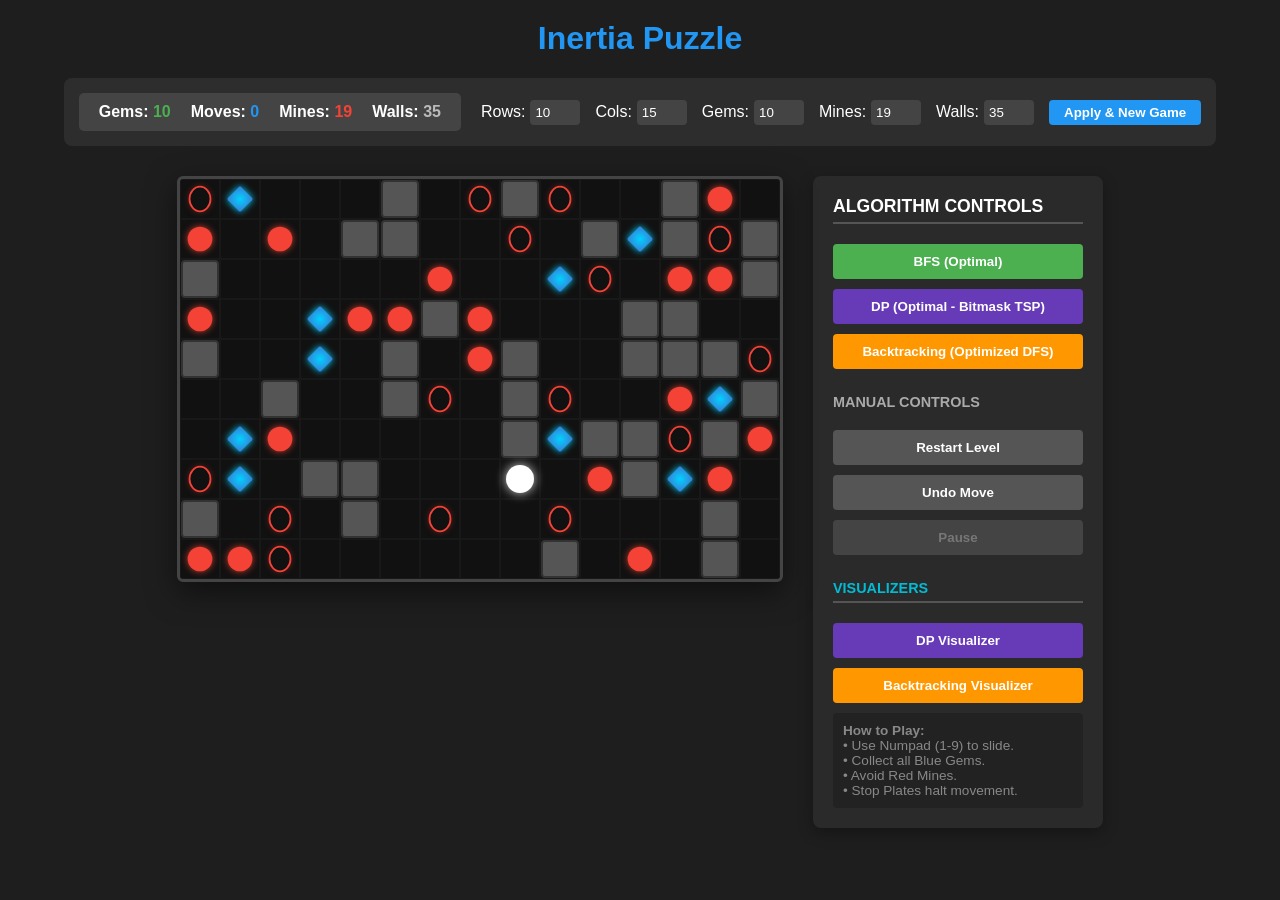
<file: InertiaGame/index.html>
<!DOCTYPE html>
<html lang="en">

<head>
    <meta charset="UTF-8">
    <title>Inertia Game</title>
    <link rel="stylesheet" href="style.css">
</head>

<body>
    <div class="app-container">
        <h1>Inertia Puzzle</h1>

        <div class="top-bar"
            style="display: flex; gap: 20px; align-items: center; background: #2d2d2d; padding: 15px; border-radius: 8px; margin-bottom: 20px; flex-wrap: wrap; justify-content: center;">

            <!-- Stats -->
            <div class="info-box"
                style="display: flex; gap: 20px; font-weight: bold; background: #444; padding: 10px 20px; border-radius: 5px;">
                <div>Gems: <span id="gemsDisplay" style="color: #4CAF50;">0</span></div>
                <div>Moves: <span id="movesDisplay" style="color: #2196F3;">0</span></div>
                <div>Mines: <span id="minesDisplay" style="color: #f44336;">0</span></div>
                <div>Walls: <span id="wallsDisplay" style="color: #bbb;">0</span></div>
            </div>

            <!-- Settings -->
            <div class="settings-box" style="display:flex; gap:15px; align-items: center;">
                <div style="display:flex; align-items: center; gap: 5px;">
                    <label>Rows:</label> <input id="inRows" type="number" min="5" max="20"
                        style="width:40px; padding: 5px; border-radius: 4px; border:none;">
                </div>
                <div style="display:flex; align-items: center; gap: 5px;">
                    <label>Cols:</label> <input id="inCols" type="number" min="5" max="30"
                        style="width:40px; padding: 5px; border-radius: 4px; border:none;">
                </div>
                <div style="display:flex; align-items: center; gap: 5px;">
                    <label>Gems:</label> <input id="inGems" type="number" min="1" max="50"
                        style="width:40px; padding: 5px; border-radius: 4px; border:none;">
                </div>
                <!-- Hidden advanced settings behind a summary detail or keep simple? Let's keep them visible but compact -->
                <div style="display:flex; align-items: center; gap: 5px;">
                    <label>Mines:</label> <input id="inMines" type="number" min="0" max="50"
                        style="width:40px; padding: 5px; border-radius: 4px; border:none;">
                </div>
                <div style="display:flex; align-items: center; gap: 5px;">
                    <label>Walls:</label> <input id="inWalls" type="number" min="0" max="100"
                        style="width:40px; padding: 5px; border-radius: 4px; border:none;">
                </div>
                <button onclick="startNewGame()" style="padding: 5px 15px; background: #2196f3;">Apply & New
                    Game</button>
            </div>
        </div>

        <div class="game-layout">
            <!-- Game Board -->
            <div id="gameContainer" class="game-container">
                <!-- Grid items will be added here by JS -->
                <div id="player" class="player"></div>

                <div id="overlay" class="overlay">
                    <h2 id="msg">Game Over</h2>
                    <button onclick="undoMove()">Undo</button>
                    <button onclick="restartLevel()">Try Again</button>
                    <button onclick="startNewGame()">New Game</button>
                </div>
            </div>

            <!-- Side Panel (Actions Only) -->
            <div class="panel" style="justify-content: flex-start;">

                <h3
                    style="margin: 0 0 10px 0; color: #fff; font-size: 1.1rem; text-transform: uppercase; border-bottom: 2px solid #555; padding-bottom: 5px;">
                    Algorithm Controls</h3>

                <button onclick="solveGame()" id="solveBtn" style="background-color: #4CAF50;">BFS (Optimal)</button>
                <button onclick="solveGameDP()" id="solveDpBtn" style="background-color: #673AB7;">DP (Optimal - Bitmask
                    TSP)</button>
                <button onclick="solveGameBacktracking()" id="solveBacktrackBtn"
                    style="background-color: #FF9800;">Backtracking (Optimized DFS)</button>
                <button onclick="solveGameDNC()" id="solveDncBtn"
                    style="background-color: #009688; display:none;">Divide & Conquer (Merge+Quick Sort)</button>
                <button onclick="solveGameSorted()" id="solveSortedBtn"
                    style="background-color: #f44336; display:none;">Greedy (Quick Sort)</button>

                <h3 style="margin: 15px 0 10px 0; color: #aaa; font-size: 0.9rem; text-transform: uppercase;">Manual
                    Controls</h3>
                <button onclick="restartLevel()">Restart Level</button>
                <button onclick="undoMove()">Undo Move</button>
                <button onclick="togglePause()" id="pauseBtn" disabled>Pause</button>

                <h3
                    style="margin: 15px 0 10px 0; color: #00bcd4; font-size: 0.9rem; text-transform: uppercase; border-bottom: 2px solid #555; padding-bottom: 5px;">
                    Visualizers</h3>
                <button onclick="window.open('visulaizer/dp_presentation.html', '_blank')"
                    style="background-color: #673AB7;">DP Visualizer</button>
                <button onclick="window.open('visulaizer/backtracking_presentation.html', '_blank')"
                    style="background-color: #FF9800;">Backtracking Visualizer</button>

                <div
                    style="margin-top: auto; font-size: 0.85rem; color: #888; background: #222; padding: 10px; border-radius: 4px;">
                    <strong>How to Play:</strong><br>
                    • Use Numpad (1-9) to slide.<br>
                    • Collect all Blue Gems.<br>
                    • Avoid Red Mines.<br>
                    • Stop Plates halt movement.
                </div>
            </div>
        </div>
    </div>

    <script src="script.js"></script>
    <script src="solvers.js"></script>
    <script src="dp_solver.js"></script>
    <script src="backtracking_solver.js"></script>
</body>

</html>
</file>
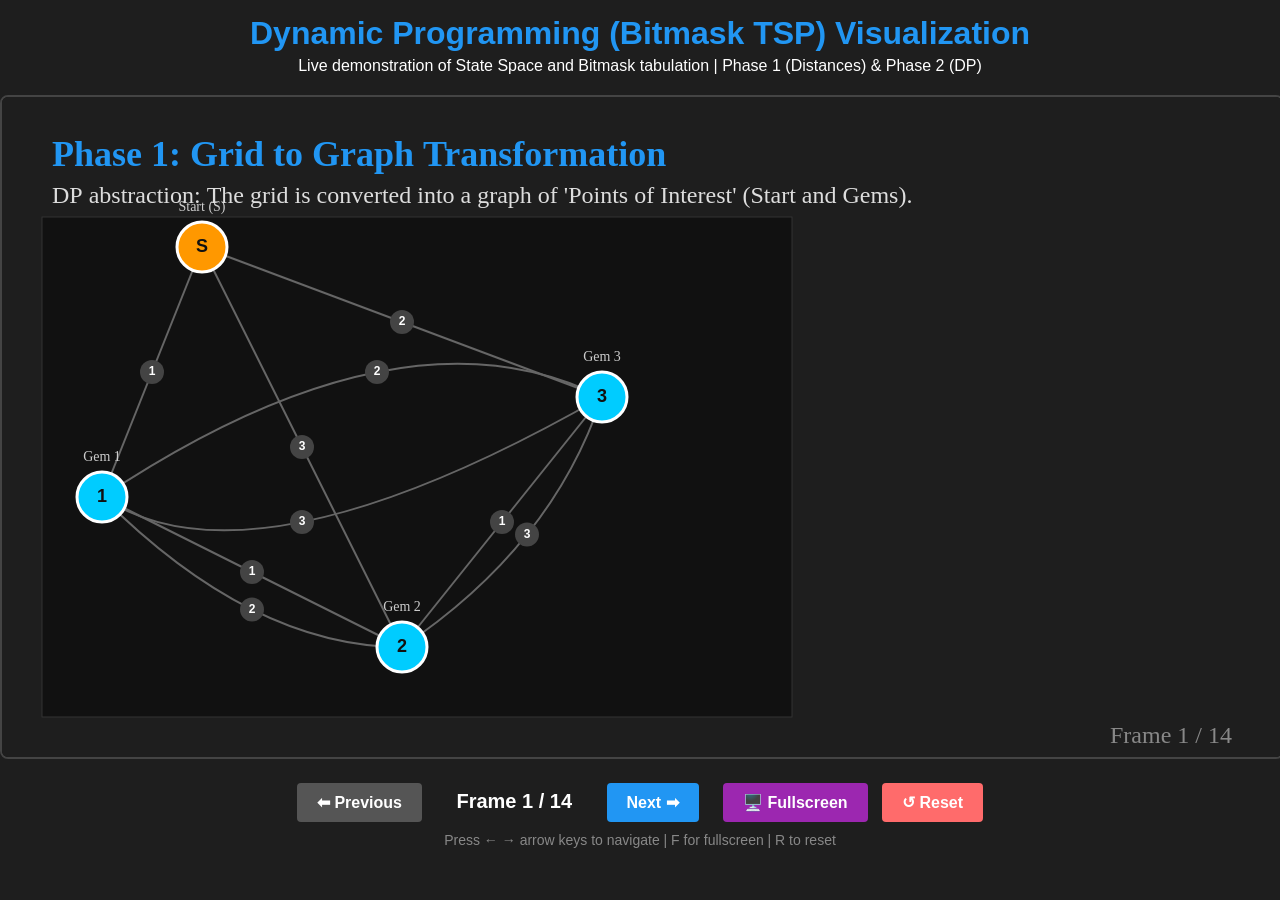
<file: InertiaGame/dp_presentation.html>
<!DOCTYPE html>
<html lang="en">

<head>
    <meta charset="UTF-8">
    <meta name="viewport" content="width=device-width, initial-scale=1.0">
    <title>Dynamic Programming (Bitmask TSP) Visualization</title>
    <style>
        body {
            font-family: 'Segoe UI', sans-serif;
            background: #1e1e1e;
            color: #fff;
            text-align: center;
            margin: 0;
            overflow: hidden;
        }

        #canvas-container {
            margin: 20px auto 10px;
            display: inline-block;
            position: relative;
        }

        canvas {
            background: #111;
            border: 2px solid #444;
            border-radius: 8px;
        }

        .controls {
            margin-top: 10px;
        }

        button {
            padding: 10px 20px;
            font-size: 16px;
            cursor: pointer;
            background: #2196F3;
            color: white;
            border: none;
            border-radius: 4px;
            font-weight: bold;
        }

        button:hover {
            background: #0b7dda;
        }

        button:disabled {
            background: #555;
            cursor: default;
        }

        #status {
            margin-top: 10px;
            font-size: 14px;
            color: #888;
        }

        /* Overlay table styles */
        #dpTableContainer {
            position: absolute;
            top: 120px;
            right: 40px;
            background: rgba(20, 20, 20, 0.9);
            border: 2px solid #555;
            border-radius: 8px;
            padding: 15px;
            display: none;
            /* toggled via JS */
            box-shadow: 0px 10px 30px rgba(0, 0, 0, 0.8);
        }

        table {
            border-collapse: collapse;
            font-family: 'Courier New', Courier, monospace;
            font-size: 15px;
            text-align: center;
            width: 320px;
        }

        th,
        td {
            border: 1px solid #444;
            padding: 8px;
        }

        th {
            background: #333;
            color: #2196F3;
        }

        .mask-col {
            background: #222;
            font-weight: bold;
            color: #ccc;
        }

        .empty-cell {
            color: #444;
        }

        .active-cell {
            background: #2196F3 !important;
            color: #fff !important;
            font-weight: bold;
            box-shadow: 0 0 10px #2196F3;
        }

        .val-cell {
            color: #4CAF50;
            font-weight: bold;
        }

        .opt-cell {
            background: #4CAF50 !important;
            color: #111 !important;
            font-weight: bold;
            box-shadow: 0 0 15px #4CAF50;
        }
    </style>
</head>

<body>

    <h1 style="color: #2196F3; margin-top: 15px; margin-bottom: 5px;">Dynamic Programming (Bitmask TSP) Visualization
    </h1>
    <p style="margin: 0;">Live demonstration of State Space and Bitmask tabulation | Phase 1 (Distances) & Phase 2 (DP)
    </p>

    <div id="canvas-container">
        <canvas id="mainCanvas" width="1280" height="660"></canvas>

        <div id="dpTableContainer">
            <h3 style="margin-top: 0; color: #fff; text-align: left; font-size: 18px;">DP Cache (dp[mask][endGem])</h3>
            <table id="dpTable">
                <tr>
                    <th>Mask</th>
                    <th>End G1</th>
                    <th>End G2</th>
                    <th>End G3</th>
                </tr>
                <tr id="r-001">
                    <td class="mask-col">001 {1}</td>
                    <td id="c-1-1">∞</td>
                    <td class="empty-cell">X</td>
                    <td class="empty-cell">X</td>
                </tr>
                <tr id="r-010">
                    <td class="mask-col">010 {2}</td>
                    <td class="empty-cell">X</td>
                    <td id="c-2-2">∞</td>
                    <td class="empty-cell">X</td>
                </tr>
                <tr id="r-100">
                    <td class="mask-col">100 {3}</td>
                    <td class="empty-cell">X</td>
                    <td class="empty-cell">X</td>
                    <td id="c-4-3">∞</td>
                </tr>
                <tr>
                    <td colspan="4" style="background:#222; height:2px; padding:0;"></td>
                </tr>
                <tr id="r-011">
                    <td class="mask-col">011 {1,2}</td>
                    <td id="c-3-1">∞</td>
                    <td id="c-3-2">∞</td>
                    <td class="empty-cell">X</td>
                </tr>
                <tr id="r-101">
                    <td class="mask-col">101 {1,3}</td>
                    <td id="c-5-1">∞</td>
                    <td class="empty-cell">X</td>
                    <td id="c-5-3">∞</td>
                </tr>
                <tr id="r-110">
                    <td class="mask-col">110 {2,3}</td>
                    <td class="empty-cell">X</td>
                    <td id="c-6-2">∞</td>
                    <td id="c-6-3">∞</td>
                </tr>
                <tr>
                    <td colspan="4" style="background:#222; height:2px; padding:0;"></td>
                </tr>
                <tr id="r-111">
                    <td class="mask-col">111 {all}</td>
                    <td id="c-7-1">∞</td>
                    <td id="c-7-2">∞</td>
                    <td id="c-7-3">∞</td>
                </tr>
            </table>
        </div>
    </div>

    <div class="controls">
        <button id="prevBtn" onclick="prevFrame()">⬅ Previous</button>
        <span id="frameCounter" style="font-size: 20px; margin: 0 30px; font-weight: bold;">Frame 1 / 14</span>
        <button id="nextBtn" onclick="nextFrame()">Next ➡</button>
        <button onclick="toggleFullscreen()" style="background: #9c27b0; margin-left: 20px;">🖥️ Fullscreen</button>
        <button onclick="currentFrame=0; updateUI();" style="background: #ff6b6b; margin-left: 10px;">↺ Reset</button>
    </div>

    <div id="status">
        Press ← → arrow keys to navigate | F for fullscreen | R to reset
    </div>

    <script>
        const canvas = document.getElementById('mainCanvas');
        const ctx = canvas.getContext('2d');
        let currentFrame = 0;

        // --- 1. CONFIGURATION & GRAPH DATA ---
        // We abstract the grid into a graph. 
        // S = Start, 1 = Gem 1, 2 = Gem 2, 3 = Gem 3
        const NODES = {
            'S': { x: 200, y: 150, label: 'Start (S)', color: '#ff9800' },
            '1': { x: 100, y: 400, label: 'Gem 1', color: '#00ccff' },
            '2': { x: 400, y: 550, label: 'Gem 2', color: '#00ccff' },
            '3': { x: 600, y: 300, label: 'Gem 3', color: '#00ccff' }
        };

        // Precalculated graph edges (directed) with lengths (moves)
        const EDGES = [
            { from: 'S', to: '1', length: 1, cPoints: [] },
            { from: 'S', to: '2', length: 3, cPoints: [] },
            { from: 'S', to: '3', length: 2, cPoints: [] },
            { from: '1', to: '2', length: 1, cPoints: [] },
            { from: '1', to: '3', length: 3, cPoints: [{ x: 250, y: 500 }] },
            { from: '2', to: '1', length: 2, cPoints: [{ x: 250, y: 550 }] },
            { from: '2', to: '3', length: 1, cPoints: [] },
            { from: '3', to: '1', length: 2, cPoints: [{ x: 400, y: 200 }] },
            { from: '3', to: '2', length: 3, cPoints: [{ x: 550, y: 450 }] },
        ];

        // --- 2. FRAME DATA DEFINITION ---
        const FRAMES = [
            {
                title: "Phase 1: Grid to Graph Transformation",
                desc: "DP abstraction: The grid is converted into a graph of 'Points of Interest' (Start and Gems).",
                showGraph: true, highlightEdges: [], showTable: false, tableUpdates: {}
            },
            {
                title: "Phase 1: Precompute Distances from Start",
                desc: "Run BFS from Start to calculate shortest moves to every gem.",
                showGraph: true, highlightEdges: ['S-1', 'S-2', 'S-3'], showTable: false, tableUpdates: {}
            },
            {
                title: "Phase 1: Precompute Gem Pairwise Distances",
                desc: "Run BFS from Gem 1 to all other gems. Note: Distances can be asymmetrical in Inertia!",
                showGraph: true, highlightEdges: ['1-2', '1-3'], showTable: false, tableUpdates: {}
            },
            {
                title: "Phase 1: Precompute Gem Pairwise Distances",
                desc: "Run BFS from Gem 2 and Gem 3 to all other points. The Distance Matrix is now complete!",
                showGraph: true, highlightEdges: ['2-1', '2-3', '3-1', '3-2'], showTable: false, tableUpdates: {}
            },

            // Phase 2 starting
            {
                title: "Phase 2: DP Initialization (Popcount = 1)",
                desc: "Now we build the DP table bottom-up. Base case: Collecting exactly 1 gem requires moving directly from Start.",
                showGraph: true, highlightEdges: ['S-1', 'S-2', 'S-3'], showTable: true,
                tableUpdates: { 'c-1-1': { val: '1', active: true }, 'c-2-2': { val: '3', active: true }, 'c-4-3': { val: '2', active: true } }
            },
            {
                title: "Phase 2: DP State Transition (Popcount = 2)",
                desc: "To collect {1,2} ending at Gem 2, we take the best path to {1} ending at Gem 1, then add dist(1 → 2).",
                showGraph: true, highlightEdges: ['1-2'], showTable: true,
                tableUpdates: { 'c-1-1': { val: '1' }, 'c-2-2': { val: '3' }, 'c-4-3': { val: '2' }, 'c-3-2': { val: '1+1=2', active: true } }
            },
            {
                title: "Phase 2: DP State Transition (Popcount = 2)",
                desc: "To collect {1,2} ending at Gem 1, we take the best path to {2} ending at Gem 2, then add dist(2 → 1).",
                showGraph: true, highlightEdges: ['2-1'], showTable: true,
                tableUpdates: { 'c-1-1': { val: '1' }, 'c-2-2': { val: '3' }, 'c-4-3': { val: '2' }, 'c-3-2': { val: '2' }, 'c-3-1': { val: '3+2=5', active: true } }
            },
            {
                title: "Phase 2: DP State Transition (Mask 101: {1,3})",
                desc: "Calculate states for subset {1,3}: Find min paths ending at Gem 1 and ending at Gem 3.",
                showGraph: true, highlightEdges: ['1-3', '3-1'], showTable: true,
                tableUpdates: {
                    'c-1-1': { val: '1' }, 'c-2-2': { val: '3' }, 'c-4-3': { val: '2' }, 'c-3-2': { val: '2' }, 'c-3-1': { val: '5' },
                    'c-5-3': { val: '1+3=4', active: true }, 'c-5-1': { val: '2+2=4', active: true }
                }
            },
            {
                title: "Phase 2: DP State Transition (Mask 110: {2,3})",
                desc: "Calculate states for subset {2,3}: ending at Gem 2 and ending at Gem 3.",
                showGraph: true, highlightEdges: ['2-3', '3-2'], showTable: true,
                tableUpdates: {
                    'c-1-1': { val: '1' }, 'c-2-2': { val: '3' }, 'c-4-3': { val: '2' }, 'c-3-2': { val: '2' }, 'c-3-1': { val: '5' },
                    'c-5-3': { val: '4' }, 'c-5-1': { val: '4' },
                    'c-6-3': { val: '3+1=4', active: true }, 'c-6-2': { val: '2+3=5', active: true }
                }
            },

            // Popcount 3
            {
                title: "Phase 2: Final Transitions (Popcount = 3)",
                desc: "Goal state: All 3 gems (Mask 111). To end at Gem 1, we look at the previous subset {2,3} ending at either G2 or G3.",
                showGraph: true, highlightEdges: ['2-1', '3-1'], showTable: true,
                tableUpdates: {
                    'c-1-1': { val: '1' }, 'c-2-2': { val: '3' }, 'c-4-3': { val: '2' }, 'c-3-2': { val: '2' }, 'c-3-1': { val: '5' },
                    'c-5-3': { val: '4' }, 'c-5-1': { val: '4' }, 'c-6-3': { val: '4' }, 'c-6-2': { val: '5' },
                    'c-7-1': { val: 'min(5+2, 4+2)=6', active: true }
                }
            },
            {
                title: "Phase 2: Final Transitions (Popcount = 3)",
                desc: "To collect all 3 and end at Gem 2, we look at previous subset {1,3} ending at G1 or G3.",
                showGraph: true, highlightEdges: ['1-2', '3-2'], showTable: true,
                tableUpdates: {
                    'c-1-1': { val: '1' }, 'c-2-2': { val: '3' }, 'c-4-3': { val: '2' }, 'c-3-2': { val: '2' }, 'c-3-1': { val: '5' },
                    'c-5-3': { val: '4' }, 'c-5-1': { val: '4' }, 'c-6-3': { val: '4' }, 'c-6-2': { val: '5' }, 'c-7-1': { val: '6' },
                    'c-7-2': { val: 'min(4+1, 4+3)=5', active: true }
                }
            },
            {
                title: "Phase 2: Final Transitions (Popcount = 3)",
                desc: "To collect all 3 and end at Gem 3, we look at previous subset {1,2} ending at G1 or G2.",
                showGraph: true, highlightEdges: ['1-3', '2-3'], showTable: true,
                tableUpdates: {
                    'c-1-1': { val: '1' }, 'c-2-2': { val: '3' }, 'c-4-3': { val: '2' }, 'c-3-2': { val: '2' }, 'c-3-1': { val: '5' },
                    'c-5-3': { val: '4' }, 'c-5-1': { val: '4' }, 'c-6-3': { val: '4' }, 'c-6-2': { val: '5' }, 'c-7-1': { val: '6' },
                    'c-7-2': { val: '5' },
                    'c-7-3': { val: 'min(5+3, 2+1)=3', active: true }
                }
            },

            // Result
            {
                title: "Extraction: Finding the Optimal Path",
                desc: "The table is fully populated. To find the optimal solution, simply take the minimum of the final row (Mask 111).",
                showGraph: true, highlightEdges: [], showTable: true,
                tableUpdates: {
                    'c-1-1': { val: '1' }, 'c-2-2': { val: '3' }, 'c-4-3': { val: '2' }, 'c-3-2': { val: '2' }, 'c-3-1': { val: '5' },
                    'c-5-3': { val: '4' }, 'c-5-1': { val: '4' }, 'c-6-3': { val: '4' }, 'c-6-2': { val: '5' }, 'c-7-1': { val: '6' },
                    'c-7-2': { val: '5' },
                    'c-7-3': { val: '3', opt: true }
                }
            },
            {
                title: "Extraction: Reconstructing the Path",
                desc: "The shortest path is 3 moves, ending at Gem 3. Tracing back: S → G1 → G2 → G3. DP completed perfectly.",
                showGraph: true, highlightEdges: ['S-1', '1-2', '2-3'], showTable: true,
                tableUpdates: {
                    'c-1-1': { val: '1', opt: true }, 'c-2-2': { val: '3' }, 'c-4-3': { val: '2' }, 'c-3-2': { val: '2', opt: true }, 'c-3-1': { val: '5' },
                    'c-5-3': { val: '4' }, 'c-5-1': { val: '4' }, 'c-6-3': { val: '4' }, 'c-6-2': { val: '5' }, 'c-7-1': { val: '6' },
                    'c-7-2': { val: '5' }, 'c-7-3': { val: '3', opt: true }
                }
            }
        ];

        // --- 3. RENDER LOGIC ---

        function drawGraph(f) {
            // Draw edges
            EDGES.forEach(edge => {
                const isHighlighted = f.highlightEdges.includes(`${edge.from}-${edge.to}`);
                const isPath = f.highlightEdges.includes(`${edge.from}-${edge.to}`) && f.title.includes('Reconstructing');

                // Dim non-highlighted edges if any are highlighted, unless none highlighted
                const anyHighlighted = f.highlightEdges.length > 0;

                ctx.beginPath();

                if (isPath) {
                    ctx.strokeStyle = '#4CAF50';
                    ctx.lineWidth = 6;
                } else if (isHighlighted) {
                    ctx.strokeStyle = '#ffeb3b';
                    ctx.lineWidth = 4;
                } else {
                    ctx.strokeStyle = anyHighlighted ? '#333' : '#666';
                    ctx.lineWidth = 2;
                }

                const nFrom = NODES[edge.from];
                const nTo = NODES[edge.to];

                ctx.moveTo(nFrom.x, nFrom.y);

                let midX, midY;
                if (edge.cPoints && edge.cPoints.length > 0) {
                    // Curved line
                    ctx.quadraticCurveTo(edge.cPoints[0].x, edge.cPoints[0].y, nTo.x, nTo.y);
                    // Midpoint for text
                    midX = (nFrom.x + 2 * edge.cPoints[0].x + nTo.x) / 4;
                    midY = (nFrom.y + 2 * edge.cPoints[0].y + nTo.y) / 4;
                } else {
                    // Straight line
                    ctx.lineTo(nTo.x, nTo.y);
                    midX = (nFrom.x + nTo.x) / 2;
                    midY = (nFrom.y + nTo.y) / 2;
                }
                ctx.stroke();

                // Draw arrow head & weight
                if (anyHighlighted ? isHighlighted : true) {
                    // Draw weight badge
                    ctx.fillStyle = isPath ? '#4CAF50' : (isHighlighted ? '#ffeb3b' : '#444');
                    ctx.beginPath();
                    ctx.arc(midX, midY, 12, 0, Math.PI * 2);
                    ctx.fill();

                    ctx.fillStyle = isHighlighted ? '#000' : '#fff';
                    ctx.font = 'bold 12px Arial';
                    ctx.textAlign = 'center';
                    ctx.textBaseline = 'middle';
                    ctx.fillText(edge.length, midX, midY);
                }
            });

            // Draw nodes
            Object.values(NODES).forEach(n => {
                ctx.beginPath();
                ctx.arc(n.x, n.y, 25, 0, Math.PI * 2);
                ctx.fillStyle = n.color;
                ctx.fill();
                ctx.lineWidth = 3;
                ctx.strokeStyle = '#fff';
                ctx.stroke();

                ctx.fillStyle = '#111';
                ctx.font = 'bold 18px Arial';
                ctx.textAlign = 'center';
                ctx.textBaseline = 'middle';
                ctx.fillText(n.label.includes('Start') ? 'S' : n.label.replace('Gem ', ''), n.x, n.y);

                ctx.fillStyle = '#ccc';
                ctx.font = '14px Segoe UI';
                ctx.fillText(n.label, n.x, n.y - 40);
            });
        }

        function resetTable() {
            const cells = ['c-1-1', 'c-2-2', 'c-4-3', 'c-3-1', 'c-3-2', 'c-5-1', 'c-5-3', 'c-6-2', 'c-6-3', 'c-7-1', 'c-7-2', 'c-7-3'];
            cells.forEach(c => {
                let dom = document.getElementById(c);
                if (dom) {
                    dom.innerText = '∞';
                    dom.className = '';
                }
            });
        }

        function drawFrame(fIndex) {
            const f = FRAMES[fIndex];

            // Clear Background
            ctx.fillStyle = '#1e1e1e';
            ctx.fillRect(0, 0, canvas.width, canvas.height);

            // Graph bounds background
            ctx.fillStyle = '#111';
            ctx.fillRect(40, 120, 750, 500);
            ctx.strokeStyle = '#333';
            ctx.strokeRect(40, 120, 750, 500);

            if (f.showGraph) {
                drawGraph(f);
            }

            // TEXT OVERLAYS
            ctx.fillStyle = '#2196F3';
            ctx.font = 'bold 36px Segoe UI';
            ctx.textAlign = 'left';
            ctx.fillText(f.title, 50, 60);

            ctx.fillStyle = '#ddd';
            ctx.font = '24px Segoe UI';
            ctx.fillText(f.desc, 50, 100);

            ctx.textAlign = 'right';
            ctx.fillStyle = '#888';
            ctx.fillText(`Frame ${fIndex + 1} / ${FRAMES.length}`, canvas.width - 50, 640);

            // HTML Table Logic
            const tblContainer = document.getElementById('dpTableContainer');
            if (f.showTable) {
                tblContainer.style.display = 'block';
                resetTable();

                for (let cellId in f.tableUpdates) {
                    let update = f.tableUpdates[cellId];
                    let cellDom = document.getElementById(cellId);
                    if (cellDom) {
                        cellDom.innerText = update.val;
                        if (update.opt) {
                            cellDom.className = 'opt-cell';
                        } else if (update.active) {
                            cellDom.className = 'active-cell';
                        } else {
                            cellDom.className = 'val-cell';
                        }
                    }
                }
            } else {
                tblContainer.style.display = 'none';
            }
        }

        function updateUI() {
            document.getElementById('frameCounter').innerText = `Frame ${currentFrame + 1} / ${FRAMES.length}`;
            document.getElementById('prevBtn').disabled = (currentFrame === 0);
            document.getElementById('nextBtn').disabled = (currentFrame === FRAMES.length - 1);
            drawFrame(currentFrame);
        }

        function nextFrame() {
            if (currentFrame < FRAMES.length - 1) {
                currentFrame++;
                updateUI();
            }
        }

        function prevFrame() {
            if (currentFrame > 0) {
                currentFrame--;
                updateUI();
            }
        }

        updateUI();

        // Keyboard navigation
        document.addEventListener('keydown', (e) => {
            if (e.key === 'ArrowRight') nextFrame();
            else if (e.key === 'ArrowLeft') prevFrame();
            else if (e.key === 'f' || e.key === 'F') toggleFullscreen();
            else if (e.key === 'r' || e.key === 'R') { currentFrame = 0; updateUI(); }
        });

        function toggleFullscreen() {
            if (!document.fullscreenElement) document.documentElement.requestFullscreen();
            else document.exitFullscreen();
        }
    </script>
</body>

</html>
</file>
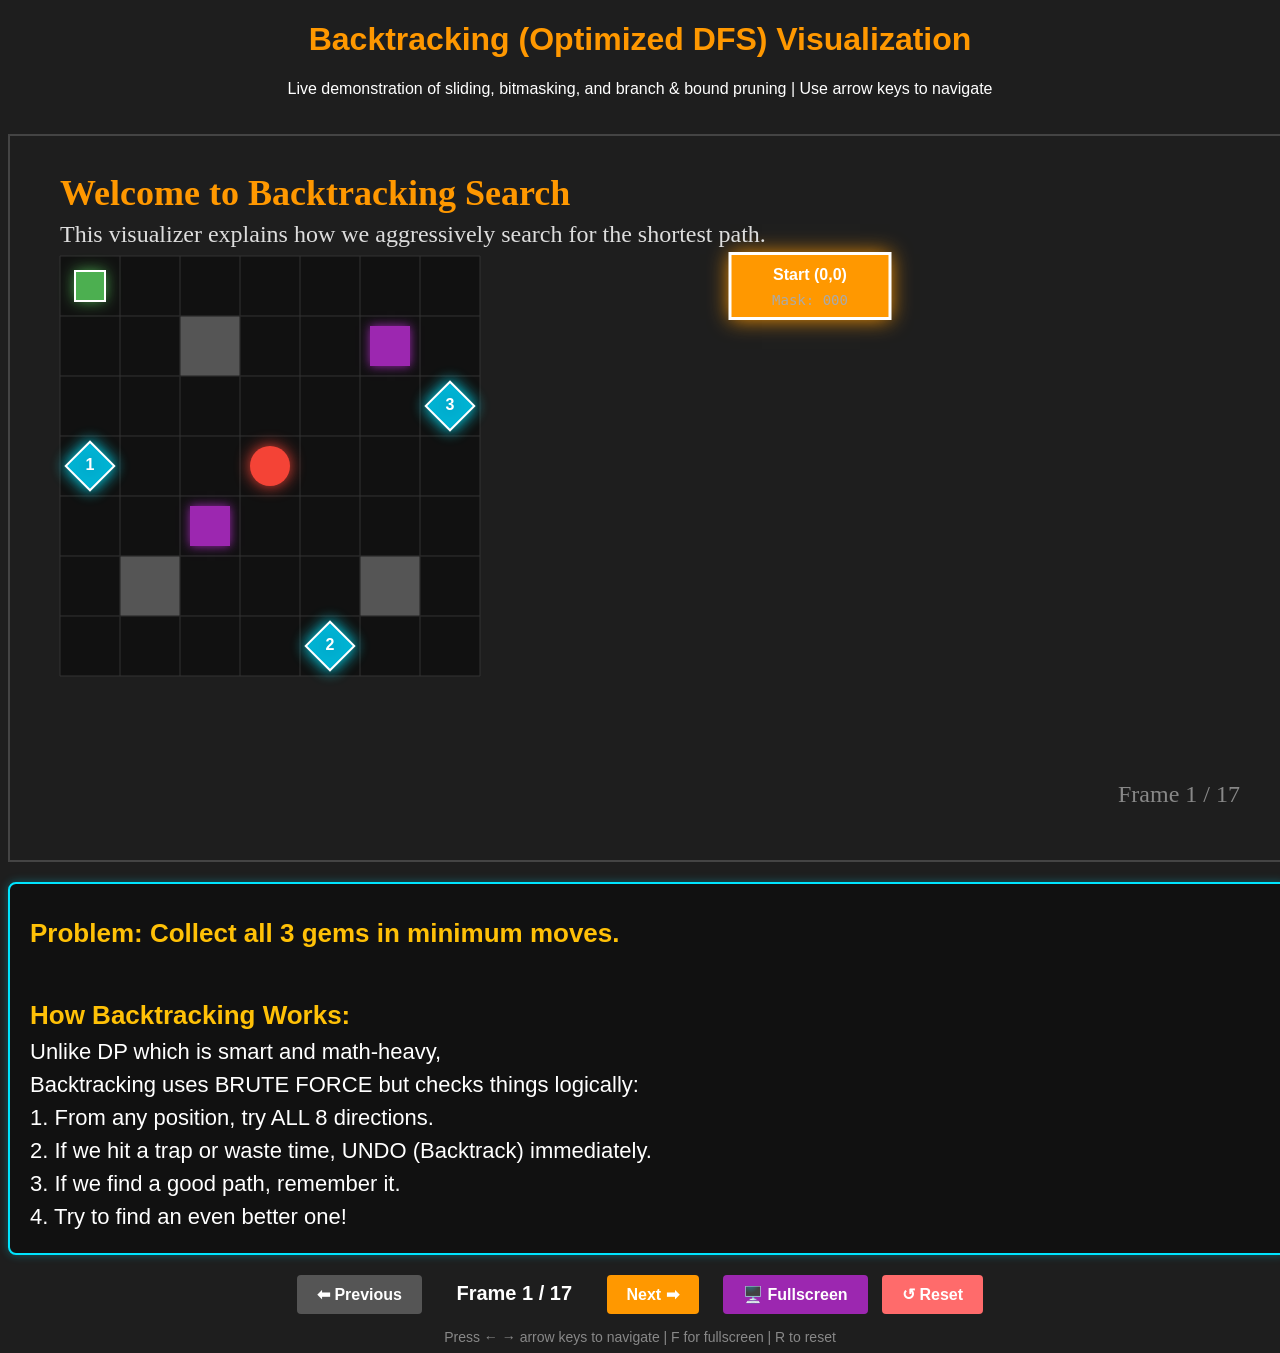
<file: InertiaGame/visulaizer/backtracking_presentation.html>
<!DOCTYPE html>
<html lang="en">

<head>
    <meta charset="UTF-8">
    <meta name="viewport" content="width=device-width, initial-scale=1.0">
    <title>Backtracking (DFS) Algorithm Visualization</title>
    <style>
        body {
            font-family: 'Segoe UI', sans-serif;
            background: #1e1e1e;
            color: #fff;
            text-align: center;
        }

        #canvas-container {
            margin: 20px auto;
            display: inline-block;
            border: 2px solid #444;
        }

        canvas {
            background: #111;
        }

        .controls {
            margin-top: 20px;
        }

        button {
            padding: 10px 20px;
            font-size: 16px;
            cursor: pointer;
            background: #ff9800;
            color: white;
            border: none;
            border-radius: 4px;
            font-weight: bold;
        }

        button:hover {
            background: #e68a00;
        }

        button:disabled {
            background: #555;
            cursor: default;
        }

        #status {
            margin-top: 15px;
            font-size: 14px;
            color: #888;
        }
    </style>
</head>

<body>

    <h1 style="color: #ff9800;">Backtracking (Optimized DFS) Visualization</h1>
    <p>Live demonstration of sliding, bitmasking, and branch & bound pruning | Use arrow keys to navigate</p>

    <div id="canvas-container">
        <canvas id="mainCanvas" width="1280" height="720"></canvas>
    </div>

    <!-- Separate Message Box -->
    <div id="msgBoxContainer"
        style="width: 1280px; margin: 0 auto 20px auto; background: #111; border: 2px solid #00e5ff; border-radius: 8px; padding: 20px; text-align: left; min-height: 120px; box-sizing: border-box; box-shadow: 0 0 10px rgba(0,229,255,0.3); display: none;">
        <div id="msgBoxContent"
            style="font-size: 22px; color: #fff; line-height: 1.5; font-family: 'Segoe UI', Tahoma, Geneva, Verdana, sans-serif;">
        </div>
    </div>

    <div class="controls">
        <button id="prevBtn" onclick="prevFrame()">⬅ Previous</button>
        <span id="frameCounter" style="font-size: 20px; margin: 0 30px; font-weight: bold;">Frame 1 / 14</span>
        <button id="nextBtn" onclick="nextFrame()">Next ➡</button>
        <button onclick="toggleFullscreen()" style="background: #9c27b0; margin-left: 20px;">🖥️ Fullscreen</button>
        <button onclick="currentFrame=0; updateUI();" style="background: #ff6b6b; margin-left: 10px;">↺ Reset</button>
    </div>

    <div id="status">
        Press ← → arrow keys to navigate | F for fullscreen | R to reset
    </div>

    <script>
        const canvas = document.getElementById('mainCanvas');
        const ctx = canvas.getContext('2d');
        let currentFrame = 0;

        // --- 1. CONFIGURATION & DATA ---
        const SCALE = 60;
        const GRID_X = 50;
        const GRID_Y = 120;

        const GEMS = [
            { id: '1', x: 0, y: 3 }, // On left edge
            { id: '2', x: 4, y: 6 }, // On bottom edge
            { id: '3', x: 6, y: 2 }  // On right edge
        ];

        const WALLS = [
            { x: 2, y: 1 }, { x: 5, y: 5 }, { x: 1, y: 5 }
        ];

        const STOPS = [
            { x: 2, y: 4 }, { x: 5, y: 1 } // Adding Stop plates like Inertia Game
        ];

        const MINES = [{ x: 3, y: 3 }]; // Center mine

        // --- 2. FRAME DATA DEFINITION ---
        const FRAMES = [
            // 0: Intro
            {
                title: "Welcome to Backtracking Search",
                desc: "This visualizer explains how we aggressively search for the shortest path.",
                tree: { active: 'root', nodes: [{ id: 'root', label: 'Start (0,0)', mask: '000', color: '#ff9800' }] },
                grid: { player: { x: 0, y: 0 }, path: [], highlights: [] },
                extraText: [
                    "Problem: Collect all 3 gems in minimum moves.",
                    "",
                    "How Backtracking Works:",
                    "Unlike DP which is smart and math-heavy,",
                    "Backtracking uses BRUTE FORCE but checks things logically:",
                    "1. From any position, try ALL 8 directions.",
                    "2. If we hit a trap or waste time, UNDO (Backtrack) immediately.",
                    "3. If we find a good path, remember it.",
                    "4. Try to find an even better one!"
                ]
            },
            // 1: 8 Directions Check
            {
                title: "Step 1: Check 8 Directions",
                desc: "From Start (0,0), we want to slide in one of 8 directions: N, S, E, W, NE, NW, SE, SW.",
                tree: { active: 'root', nodes: [{ id: 'root', label: 'Start (0,0)', mask: '000', color: '#ff9800' }] },
                grid: { player: { x: 0, y: 0 }, path: [], highlights: [] },
                showRays: true,
                extraText: [
                    "The visualizer auto-checks all 8 directions at every node.",
                    "Red: Invalid (Instantly hits wall/mine/boundary).",
                    "Green: Valid direction to explore.",
                    "We can only slide South, East, or South-East."
                ]
            },
            // 2: Pick SE
            {
                title: "Step 2: Try a Direction (South-East)",
                desc: "The computer picks the first valid direction to try: South-East (↘).",
                tree: {
                    active: 'SE_Mine',
                    nodes: [
                        { id: 'root', label: 'Start (0,0)', mask: '000' },
                        { id: 'SE_Mine', label: 'HIT MINE!', mask: '000', color: '#ff4444' }
                    ], links: [['root', 'SE_Mine']]
                },
                grid: { player: { x: 3, y: 3 }, path: [{ x: 0, y: 0 }, { x: 3, y: 3 }], highlights: [] },
                extraText: [
                    "Oh no! Sliding South-East lands us directly on a Mine at (3,3).",
                    "This path is dead."
                ]
            },
            // 3: Backtrack!
            {
                title: "Step 3: BACKTRACKING! ↩",
                desc: "Dead end! We UNDO the move. This is the core magic of backtracking.",
                tree: {
                    active: 'root',
                    nodes: [
                        { id: 'root', label: 'Start (0,0)', mask: '000', color: '#ff9800' },
                        { id: 'SE_Mine', label: 'Dead', color: '#555' }
                    ], links: [['root', 'SE_Mine']]
                },
                grid: { player: { x: 0, y: 0 }, path: [], highlights: [] },
                extraText: [
                    "We revert our state back to Start (0,0).",
                    "The South-East branch is permanently closed.",
                    "Next, we try another valid direction: East."
                ]
            },
            // 4: Explore East
            {
                title: "Step 4: Explore East →",
                desc: "Slide East. The player slides with inertia until hitting the grid boundary at (6,0).",
                tree: {
                    active: 'R',
                    nodes: [
                        { id: 'root', label: 'Start (0,0)' },
                        { id: 'SE_Mine', label: 'Dead', color: '#555' },
                        { id: 'R', label: 'Slide East (6,0)', mask: '000', color: '#ff9800' }
                    ], links: [['root', 'SE_Mine'], ['root', 'R']]
                },
                grid: { player: { x: 6, y: 0 }, path: [{ x: 0, y: 0 }, { x: 6, y: 0 }], highlights: [] },
                showRays: true
            },
            // 5: Explore Left (Pruning!)
            {
                title: "Step 5: Branch & Bound Pruning ✂",
                desc: "From (6,0), we check 8 directions again. What if we try sliding Left (←)?",
                tree: {
                    active: 'L_Prune',
                    nodes: [
                        { id: 'root', label: 'Start' },
                        { id: 'R', label: 'Slide East' },
                        { id: 'L_Prune', label: '✂ PRUNED', mask: '000', color: '#ff4444' }
                    ], links: [['root', 'R'], ['R', 'L_Prune']]
                },
                grid: { player: { x: 0, y: 0 }, path: [{ x: 0, y: 0 }, { x: 6, y: 0 }, { x: 0, y: 0 }], highlights: [] },
                extraText: [
                    "State Memoization (Pruning):",
                    "Sliding left takes us back to (0,0).",
                    "We have taken 2 moves to reach (0,0) with 0 gems.",
                    "But we STARTED at (0,0) with 0 gems in 0 moves!",
                    "This path is strictly worse. PRUNE IT instantly to save time."
                ]
            },
            // 6: Explore Down
            {
                title: "Step 6: Resuming from (6,0). Explore Down ↓",
                desc: "Since Left was pruned, try Down from (6,0). We slide, grab Gem 3, and hit the bottom!",
                tree: {
                    active: 'R_D',
                    nodes: [
                        { id: 'root', label: 'Start' },
                        { id: 'R', label: 'East' },
                        { id: 'R_D', label: '+ Gem 3', mask: '100', color: '#ff9800' }
                    ], links: [['root', 'R'], ['R', 'R_D']]
                },
                grid: { player: { x: 6, y: 6 }, path: [{ x: 0, y: 0 }, { x: 6, y: 0 }, { x: 6, y: 6 }], highlights: ['3'], collected: ['3'] },
                showRays: true
            },
            // 7: Explore Left
            {
                title: "Step 7: Explore Left ←",
                desc: "From (6,6), we check 8 directions. Try Left. We pass Gem 2 and hit the wall.",
                tree: {
                    active: 'R_D_L',
                    nodes: [
                        { id: 'root', label: 'Start' },
                        { id: 'R', label: 'East' },
                        { id: 'R_D', label: '+ Gem 3' },
                        { id: 'R_D_L', label: '+ Gem 2', mask: '110', color: '#ff9800' }
                    ], links: [['root', 'R'], ['R', 'R_D'], ['R_D', 'R_D_L']]
                },
                grid: { player: { x: 0, y: 6 }, path: [{ x: 0, y: 0 }, { x: 6, y: 0 }, { x: 6, y: 6 }, { x: 0, y: 6 }], highlights: ['3', '2'], collected: ['3', '2'] },
                showRays: true
            },
            // 8: Success
            {
                title: "Step 8: First Solution Found! ✅",
                desc: "From (0,6), try Up (↑). We grab Gem 1. ALL GEMS COLLECTED!",
                tree: {
                    active: 'S1',
                    nodes: [
                        { id: 'root', label: 'Start' },
                        { id: 'R', label: 'East' },
                        { id: 'R_D', label: '+ Gem 3' },
                        { id: 'R_D_L', label: '+ Gem 2' },
                        { id: 'S1', label: 'Best: 4', mask: '111', color: '#4CAF50' }
                    ], links: [['root', 'R'], ['R', 'R_D'], ['R_D', 'R_D_L'], ['R_D_L', 'S1']]
                },
                grid: { player: { x: 0, y: 0 }, path: [{ x: 0, y: 0 }, { x: 6, y: 0 }, { x: 6, y: 6 }, { x: 0, y: 6 }, { x: 0, y: 0 }], highlights: ['3', '2', '1'], collected: ['3', '2', '1'] },
                extraText: [
                    "PATH VALID!",
                    "Length = 4 moves.",
                    "We save '4' as our global Best Path record.",
                    "Is there a faster way? We must backtrack to find out!"
                ]
            },
            // 8.5: Best Path propagates up
            {
                title: "Step 9: Passing Best Path Up",
                desc: "We must backtrack, saving our best result. The sub-tree tells its parent: 'I found a 4-move path!'",
                tree: {
                    active: 'R_D_L',
                    nodes: [
                        { id: 'root', label: 'Start' },
                        { id: 'R', label: 'East' },
                        { id: 'R_D', label: '+ Gem 3' },
                        { id: 'R_D_L', label: '+ Gem 2' },
                        { id: 'S1', label: 'Best: 4', mask: '111', color: '#4CAF50' }
                    ], links: [['root', 'R'], ['R', 'R_D'], ['R_D', 'R_D_L'], ['R_D_L', 'S1', '#4CAF50', 'dashed']]
                },
                grid: { player: { x: 0, y: 0 }, path: [{ x: 0, y: 0 }, { x: 6, y: 0 }, { x: 6, y: 6 }, { x: 0, y: 6 }, { x: 0, y: 0 }], highlights: ['3', '2', '1'], collected: ['3', '2', '1'] }
            },
            // 9: Backtrack Fully
            {
                title: "Step 10: Deep Backtracking",
                desc: "The computer unwinds all the way back to the Start node.",
                tree: {
                    active: 'root',
                    nodes: [
                        { id: 'root', label: 'Start', color: '#ff9800' },
                        { id: 'R', label: 'East', color: '#555' },
                        { id: 'S1', label: 'Best: 4', color: '#4CAF50' }
                    ], links: [['root', 'R']]
                },
                grid: { player: { x: 0, y: 0 }, path: [], highlights: [], collected: [] },
                extraText: [
                    "We tried tracking South-East and East.",
                    "Only South (↓) is left to try from the very beginning."
                ],
                showRays: true
            },
            // 10: Explore South
            {
                title: "Step 11: New Branch (Explore South ↓)",
                desc: "From Start, slide South! We pass Gem 1 immediately.",
                tree: {
                    active: 'D',
                    nodes: [
                        { id: 'root', label: 'Start' },
                        { id: 'S1', label: 'Best: 4', color: '#4CAF50' },
                        { id: 'D', label: '+ Gem 1', mask: '001', color: '#ff9800' }
                    ], links: [['root', 'D']]
                },
                grid: { player: { x: 0, y: 6 }, path: [{ x: 0, y: 0 }, { x: 0, y: 6 }], highlights: ['1'], collected: ['1'] },
                showRays: true
            },
            // 11: Explore Right
            {
                title: "Step 12: Explore East →",
                desc: "Check 8 directions. Try East from (0,6). We pass Gem 2.",
                tree: {
                    active: 'D_R2',
                    nodes: [
                        { id: 'root', label: 'Start' },
                        { id: 'S1', label: 'Best: 4', color: '#4CAF50' },
                        { id: 'D', label: '+ Gem 1' },
                        { id: 'D_R2', label: '+ Gem 2', mask: '011', color: '#ff9800' }
                    ], links: [['root', 'D'], ['D', 'D_R2']]
                },
                grid: { player: { x: 6, y: 6 }, path: [{ x: 0, y: 0 }, { x: 0, y: 6 }, { x: 6, y: 6 }], highlights: ['1', '2'], collected: ['1', '2'] },
                showRays: true
            },
            // 12: Prune
            {
                title: "Step 13: Pruning Revisited ✂",
                desc: "From (6,6), try Left again. But wait...",
                tree: {
                    active: 'L_Prune2',
                    nodes: [
                        { id: 'root', label: 'Start' },
                        { id: 'D', label: '+ Gem 1' },
                        { id: 'D_R2', label: '+ Gem 2' },
                        { id: 'L_Prune2', label: '✂ PRUNED', mask: '011', color: '#ff4444' }
                    ], links: [['root', 'D'], ['D', 'D_R2'], ['D_R2', 'L_Prune2']]
                },
                grid: { player: { x: 0, y: 6 }, path: [{ x: 0, y: 0 }, { x: 0, y: 6 }, { x: 6, y: 6 }, { x: 0, y: 6 }], highlights: ['1', '2'], collected: ['1', '2'] },
                extraText: [
                    "We slid Left to (0,6).",
                    "We already reached (0,6) in just 1 move earlier!",
                    "This took 3 moves. Kill it immediately to save time."
                ]
            },
            // 13: Success 2
            {
                title: "Step 14: Shorter Solution Found! ✅",
                desc: "From (6,6), try Up (↑). We pass Gem 3. ALL GEMS COLLECTED!",
                tree: {
                    active: 'S2',
                    nodes: [
                        { id: 'root', label: 'Start' },
                        { id: 'D', label: '+ Gem 1' },
                        { id: 'D_R2', label: '+ Gem 2' },
                        { id: 'S1', label: 'Old Best: 4', color: '#555' },
                        { id: 'S2', label: 'New Best: 3', mask: '111', color: '#4CAF50' }
                    ], links: [['root', 'D'], ['D', 'D_R2'], ['D_R2', 'S2']]
                },
                grid: { player: { x: 6, y: 0 }, path: [{ x: 0, y: 0 }, { x: 0, y: 6 }, { x: 6, y: 6 }, { x: 6, y: 0 }], highlights: ['1', '2', '3'], collected: ['1', '2', '3'] },
                extraText: [
                    "PATH VALID!",
                    "Path Length = 3 total moves.",
                    "Compare with older best: 3 < 4 moves.",
                    "Update our Global Best Path record to 3!"
                ]
            },
            // 13.5: Bubble up 2
            {
                title: "Step 15: Passing Best Path Up",
                desc: "We found an even shorter path! Bubble this result up.",
                tree: {
                    active: 'D_R2',
                    nodes: [
                        { id: 'root', label: 'Start' },
                        { id: 'D', label: '+ Gem 1' },
                        { id: 'D_R2', label: '+ Gem 2' },
                        { id: 'S1', label: 'Old Best: 4', color: '#555' },
                        { id: 'S2', label: 'New Best: 3', mask: '111', color: '#4CAF50' }
                    ], links: [['root', 'D'], ['D', 'D_R2'], ['D_R2', 'S2', '#4CAF50', 'dashed']] // dashed propagation
                },
                grid: { player: { x: 6, y: 0 }, path: [{ x: 0, y: 0 }, { x: 0, y: 6 }, { x: 6, y: 6 }, { x: 6, y: 0 }], highlights: ['1', '2', '3'], collected: ['1', '2', '3'] }
            },
            // 14: Final Complete
            {
                title: "Conclusion: Backtracking Complete 🏁",
                desc: "After checking all reasonable paths and pruning bad ones, we know 3 is absolute best.",
                tree: {
                    active: 'S2',
                    nodes: [
                        { id: 'root', label: 'COMPLETED!', color: '#ff9800' },
                        { id: 'S2', label: 'FINAL BEST: 3', mask: '111', color: '#4CAF50' }
                    ], links: [['root', 'S2']]
                },
                grid: { player: { x: 6, y: 0 }, path: [{ x: 0, y: 0 }, { x: 0, y: 6 }, { x: 6, y: 6 }, { x: 6, y: 0 }], highlights: ['1', '2', '3'], collected: ['1', '2', '3'] },
                extraText: [
                    "Summary of Backtracking:",
                    "- Tries every combination thoroughly.",
                    "- Is smart about UNDO-ing mistakes immediately.",
                    "- Employs 'Branch & Bound' to stop searching bad paths.",
                    "- Guarantees the absolute shortest possible path!"
                ]
            }
        ];

        // --- 3. RENDER LOGIC ---

        function drawFrame(fIndex) {
            const f = FRAMES[fIndex];

            // Clear Background
            ctx.fillStyle = '#1e1e1e';
            ctx.fillRect(0, 0, canvas.width, canvas.height);

            // --- A. DRAW GRID (Left Side) ---
            const GRID_W = 7 * SCALE; // 420
            const GRID_H = 7 * SCALE; // 420

            // Grid Background
            ctx.fillStyle = '#111';
            ctx.fillRect(GRID_X, GRID_Y, GRID_W, GRID_H);
            ctx.strokeStyle = '#333';
            ctx.lineWidth = 1;

            // Grid Lines
            for (let x = 0; x <= 7; x++) {
                ctx.beginPath(); ctx.moveTo(GRID_X + x * SCALE, GRID_Y); ctx.lineTo(GRID_X + x * SCALE, GRID_Y + GRID_H); ctx.stroke();
            }
            for (let y = 0; y <= 7; y++) {
                ctx.beginPath(); ctx.moveTo(GRID_X, GRID_Y + y * SCALE); ctx.lineTo(GRID_X + GRID_W, GRID_Y + y * SCALE); ctx.stroke();
            }

            // Draw Walls
            ctx.fillStyle = '#555';
            WALLS.forEach(w => {
                ctx.fillRect(GRID_X + w.x * SCALE, GRID_Y + w.y * SCALE, SCALE, SCALE);
                ctx.strokeStyle = '#222';
                ctx.strokeRect(GRID_X + w.x * SCALE, GRID_Y + w.y * SCALE, SCALE, SCALE);
            });

            // Draw Stop Plates
            STOPS.forEach(s => {
                let s_px = GRID_X + s.x * SCALE + SCALE / 2;
                let s_py = GRID_Y + s.y * SCALE + SCALE / 2;
                ctx.fillStyle = '#9c27b0';
                ctx.shadowColor = '#9c27b0';
                ctx.shadowBlur = 10;
                ctx.fillRect(s_px - SCALE / 3, s_py - SCALE / 3, SCALE / 1.5, SCALE / 1.5);
                ctx.shadowBlur = 0;
            });

            // Draw Mines
            ctx.fillStyle = '#f44336';
            ctx.shadowColor = '#f44336';
            ctx.shadowBlur = 15;
            MINES.forEach(m => {
                let px = GRID_X + m.x * SCALE + SCALE / 2;
                let py = GRID_Y + m.y * SCALE + SCALE / 2;
                ctx.beginPath(); ctx.arc(px, py, SCALE / 3, 0, Math.PI * 2); ctx.fill();
            });
            ctx.shadowBlur = 0;

            // Draw Path
            if (f.grid.path && f.grid.path.length >= 1) {
                ctx.beginPath();
                ctx.strokeStyle = '#ff9800';
                ctx.lineWidth = 6;
                ctx.lineJoin = 'round';

                f.grid.path.forEach((p, i) => {
                    let px = GRID_X + p.x * SCALE + SCALE / 2;
                    let py = GRID_Y + p.y * SCALE + SCALE / 2;
                    if (i === 0) ctx.moveTo(px, py);
                    else ctx.lineTo(px, py);
                });
                ctx.stroke();
            }

            // Draw Gems (Neon Diamonds)
            GEMS.forEach(g => {
                let isCollected = f.grid.collected && f.grid.collected.includes(g.id);
                let isHighlight = f.grid.highlights.includes(g.id);
                let px = GRID_X + g.x * SCALE + SCALE / 2;
                let py = GRID_Y + g.y * SCALE + SCALE / 2;

                ctx.save();
                ctx.translate(px, py);
                ctx.rotate(Math.PI / 4); // 45 degrees
                ctx.beginPath();
                let size = SCALE / 3.5;
                ctx.rect(-size, -size, size * 2, size * 2);

                if (isCollected) {
                    ctx.fillStyle = '#222';
                    ctx.shadowBlur = 0;
                } else {
                    ctx.fillStyle = isHighlight ? '#00e5ff' : '#00aacc';
                    ctx.shadowColor = '#00e5ff';
                    ctx.shadowBlur = 15;
                    ctx.strokeStyle = '#fff';
                    ctx.lineWidth = 2;
                }
                ctx.fill();
                if (!isCollected) ctx.stroke();
                ctx.restore();

                if (!isCollected) {
                    ctx.fillStyle = '#fff';
                    ctx.font = 'bold 16px Arial';
                    ctx.textAlign = 'center';
                    ctx.textBaseline = 'middle';
                    ctx.shadowBlur = 0;
                    ctx.fillText(g.id, px, py);
                }
            });

            // Draw Player (Green box like main game)
            if (f.grid.player) {
                let px = GRID_X + f.grid.player.x * SCALE + SCALE / 2;
                let py = GRID_Y + f.grid.player.y * SCALE + SCALE / 2;
                ctx.fillStyle = '#4CAF50';
                ctx.shadowColor = '#4CAF50';
                ctx.shadowBlur = 15;
                ctx.fillRect(px - 15, py - 15, 30, 30);
                ctx.shadowBlur = 0;
                ctx.strokeStyle = '#fff';
                ctx.lineWidth = 2;
                ctx.strokeRect(px - 15, py - 15, 30, 30);

                if (f.showRays || f.grid.rays) {
                    const dirs = [
                        { dx: 0, dy: -1 }, { dx: 0, dy: 1 }, { dx: 1, dy: 0 }, { dx: -1, dy: 0 },
                        { dx: 1, dy: -1 }, { dx: -1, dy: -1 }, { dx: 1, dy: 1 }, { dx: -1, dy: 1 }
                    ];

                    let raysToDraw = f.grid.rays || dirs.map(d => {
                        let nx_grid = f.grid.player.x + d.dx;
                        let ny_grid = f.grid.player.y + d.dy;
                        let isWall = WALLS.some(w => w.x === nx_grid && w.y === ny_grid);
                        let isMine = MINES.some(m => m.x === nx_grid && m.y === ny_grid);
                        let valid = nx_grid >= 0 && nx_grid <= 6 && ny_grid >= 0 && ny_grid <= 6 && !isWall && !isMine;
                        return { dx: d.dx, dy: d.dy, valid: valid };
                    });

                    raysToDraw.forEach(r => {
                        ctx.beginPath();
                        ctx.moveTo(px, py);
                        let targetX = px + r.dx * SCALE;
                        let targetY = py + r.dy * SCALE;
                        ctx.setLineDash([5, 5]);
                        ctx.lineTo(targetX, targetY);

                        if (r.valid) {
                            ctx.strokeStyle = '#4CAF50';
                            ctx.lineWidth = 4;
                        } else {
                            ctx.strokeStyle = '#f44336';
                            ctx.lineWidth = 2;
                        }
                        ctx.stroke();
                        ctx.setLineDash([]);

                        ctx.beginPath();
                        ctx.arc(targetX, targetY, 4, 0, Math.PI * 2);
                        ctx.fillStyle = r.valid ? '#4CAF50' : '#f44336';
                        ctx.fill();
                    });
                }
            }


            // --- B. DRAW TREE (Right Side) ---
            const TREE_X = 800;
            const TREE_Y = 150;
            const NODE_W = 160;
            const NODE_H = 65;

            // Simplified fixed layout for tree based on demo scripts
            const nodePos = {
                'root': { x: TREE_X, y: TREE_Y },
                'SE_Mine': { x: TREE_X + 180, y: TREE_Y + 120 },
                'R': { x: TREE_X - 180, y: TREE_Y + 120 },
                'L_Prune': { x: TREE_X - 180, y: TREE_Y + 240 },
                'R_D': { x: TREE_X - 50, y: TREE_Y + 240 },
                'R_D_L': { x: TREE_X - 50, y: TREE_Y + 360 },
                'S1': { x: TREE_X - 50, y: TREE_Y + 480 },

                'D': { x: TREE_X + 0, y: TREE_Y + 120 },
                'D_R2': { x: TREE_X + 0, y: TREE_Y + 240 },
                'L_Prune2': { x: TREE_X + 150, y: TREE_Y + 360 },
                'S2': { x: TREE_X + 0, y: TREE_Y + 360 },
            };

            // Connections
            if (f.tree.links) {
                f.tree.links.forEach(link => {
                    let p1 = nodePos[link[0]];
                    let p2 = nodePos[link[1]];
                    let strokeColor = link[2] || '#666';
                    let isDashed = link[3] === 'dashed';

                    if (p1 && p2) {
                        ctx.beginPath();
                        ctx.moveTo(p1.x, p1.y + NODE_H / 2);
                        ctx.lineTo(p2.x, p2.y - NODE_H / 2);
                        ctx.strokeStyle = strokeColor;
                        ctx.lineWidth = isDashed || strokeColor !== '#666' ? 5 : 3;

                        if (isDashed) {
                            ctx.shadowColor = strokeColor;
                            ctx.shadowBlur = 10;
                            ctx.setLineDash([8, 8]);
                        }
                        ctx.stroke();
                        ctx.setLineDash([]);
                        ctx.shadowBlur = 0;

                        // Draw an upward glowing arrow for the return propagation visualization!
                        if (isDashed) {
                            let mx = (p1.x + p2.x) / 2;
                            let my = (p1.y + p2.y) / 2;
                            ctx.fillStyle = strokeColor;
                            ctx.shadowColor = strokeColor;
                            ctx.shadowBlur = 15;
                            ctx.font = 'bold 30px Arial';
                            ctx.textAlign = 'center';
                            ctx.textBaseline = 'middle';
                            ctx.fillText('▲', mx + 15, my - 5);
                            ctx.shadowBlur = 0;
                        }
                    }
                });
            }

            // Nodes
            if (f.tree.nodes) {
                f.tree.nodes.forEach(node => {
                    let pos = nodePos[node.id] || { x: TREE_X, y: TREE_Y };
                    let isActive = (node.id === f.tree.active);

                    ctx.beginPath();
                    // Shadow for active
                    if (isActive) {
                        ctx.shadowColor = '#ff9800';
                        ctx.shadowBlur = 20;
                    }

                    ctx.rect(pos.x - NODE_W / 2, pos.y - NODE_H / 2, NODE_W, NODE_H);
                    ctx.fillStyle = node.color || '#222';
                    ctx.fill();

                    ctx.shadowBlur = 0; // reset shadow

                    ctx.strokeStyle = isActive ? '#fff' : '#444';
                    ctx.lineWidth = isActive ? 3 : 2;
                    ctx.stroke();

                    // Text inside box
                    ctx.fillStyle = '#fff';
                    ctx.textAlign = 'center';

                    ctx.font = 'bold 16px Arial';
                    ctx.fillText(node.label, pos.x, pos.y - 10);

                    ctx.fillStyle = '#aaa';
                    ctx.font = '14px monospace';
                    if (node.mask) {
                        // Highlight 1s in mask
                        ctx.fillText(`Mask: ${node.mask}`, pos.x, pos.y + 15);
                    }
                });
            }

            // --- C. TEXT OVERLAYS ---
            ctx.fillStyle = '#ff9800';
            ctx.font = 'bold 36px Segoe UI';
            ctx.textAlign = 'left';
            ctx.fillText(f.title, 50, 60);

            ctx.fillStyle = '#ddd';
            ctx.font = '24px Segoe UI';
            ctx.fillText(f.desc, 50, 100);

            if (f.extraText && f.extraText.length > 0) {
                let msgHtml = '';
                f.extraText.forEach(line => {
                    if (line.startsWith('Problem:') || line.startsWith('How Backtracking Works:') || line.startsWith('State Memoization') || line.startsWith('PATH VALID') || line.startsWith('Summary of Backtracking:')) {
                        msgHtml += `<div style="color: #FFC107; font-weight: bold; font-size: 26px; margin-top: 10px;">${line}</div>`;
                    } else if (line.trim() === '') {
                        msgHtml += `<br>`;
                    } else {
                        msgHtml += `<div>${line}</div>`;
                    }
                });
                document.getElementById('msgBoxContainer').style.display = 'block';
                document.getElementById('msgBoxContent').innerHTML = msgHtml;
            } else {
                document.getElementById('msgBoxContainer').style.display = 'none';
                document.getElementById('msgBoxContent').innerHTML = '';
            }

            ctx.textAlign = 'right';
            ctx.fillStyle = '#888';
            ctx.fillText(`Frame ${fIndex + 1} / ${FRAMES.length}`, canvas.width - 50, 660);

            // Draw Mask explanation box if relevant
            if (f.tree.active !== 'root' && f.grid.collected) {
                ctx.fillStyle = '#111';
                ctx.strokeStyle = '#444';
                ctx.fillRect(GRID_X + GRID_W + 50, GRID_Y, 200, 100);
                ctx.strokeRect(GRID_X + GRID_W + 50, GRID_Y, 200, 100);

                ctx.fillStyle = '#ff9800';
                ctx.textAlign = 'center';
                ctx.font = 'bold 18px Arial';
                ctx.fillText("BITMASK (1 2 3)", GRID_X + GRID_W + 150, GRID_Y + 30);

                let m1 = f.grid.collected.includes('1') ? '1' : '0';
                let m2 = f.grid.collected.includes('2') ? '1' : '0';
                let m3 = f.grid.collected.includes('3') ? '1' : '0';

                ctx.font = 'bold 36px monospace';
                ctx.fillStyle = m1 === '1' ? '#4CAF50' : '#888';
                ctx.fillText(m1, GRID_X + GRID_W + 110, GRID_Y + 75);
                ctx.fillStyle = m2 === '1' ? '#4CAF50' : '#888';
                ctx.fillText(m2, GRID_X + GRID_W + 150, GRID_Y + 75);
                ctx.fillStyle = m3 === '1' ? '#4CAF50' : '#888';
                ctx.fillText(m3, GRID_X + GRID_W + 190, GRID_Y + 75);
            }
        }

        function updateUI() {
            document.getElementById('frameCounter').innerText = `Frame ${currentFrame + 1} / ${FRAMES.length}`;
            document.getElementById('prevBtn').disabled = (currentFrame === 0);
            document.getElementById('nextBtn').disabled = (currentFrame === FRAMES.length - 1);
            drawFrame(currentFrame);
        }

        function nextFrame() {
            if (currentFrame < FRAMES.length - 1) {
                currentFrame++;
                updateUI();
            }
        }

        function prevFrame() {
            if (currentFrame > 0) {
                currentFrame--;
                updateUI();
            }
        }

        updateUI();

        // Keyboard navigation
        document.addEventListener('keydown', (e) => {
            if (e.key === 'ArrowRight') nextFrame();
            else if (e.key === 'ArrowLeft') prevFrame();
            else if (e.key === 'f' || e.key === 'F') toggleFullscreen();
            else if (e.key === 'r' || e.key === 'R') { currentFrame = 0; updateUI(); }
        });

        function toggleFullscreen() {
            if (!document.fullscreenElement) document.documentElement.requestFullscreen();
            else document.exitFullscreen();
        }

    </script>
</body>

</html>
</file>
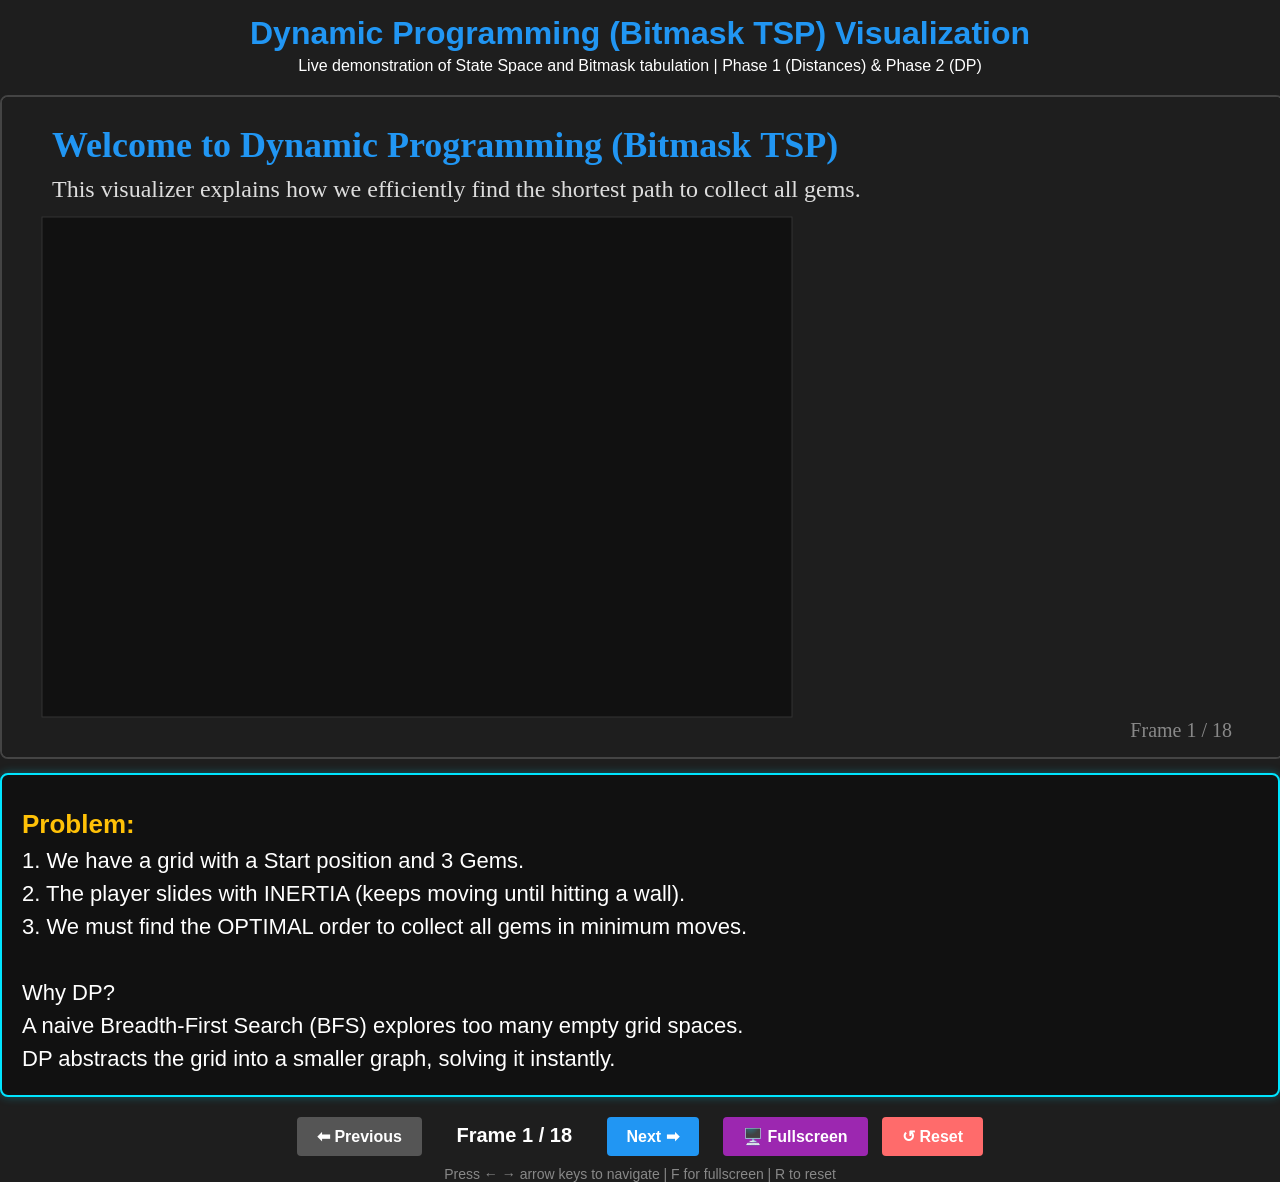
<file: InertiaGame/visulaizer/dp_presentation.html>
<!DOCTYPE html>
<html lang="en">

<head>
    <meta charset="UTF-8">
    <meta name="viewport" content="width=device-width, initial-scale=1.0">
    <title>Dynamic Programming (Bitmask TSP) Visualization</title>
    <style>
        body {
            font-family: 'Segoe UI', sans-serif;
            background: #1e1e1e;
            color: #fff;
            text-align: center;
            margin: 0;
            overflow: hidden;
        }

        #canvas-container {
            margin: 20px auto 10px;
            display: inline-block;
            position: relative;
        }

        canvas {
            background: #111;
            border: 2px solid #444;
            border-radius: 8px;
        }

        .controls {
            margin-top: 10px;
        }

        button {
            padding: 10px 20px;
            font-size: 16px;
            cursor: pointer;
            background: #2196F3;
            color: white;
            border: none;
            border-radius: 4px;
            font-weight: bold;
        }

        button:hover {
            background: #0b7dda;
        }

        button:disabled {
            background: #555;
            cursor: default;
        }

        #status {
            margin-top: 10px;
            font-size: 14px;
            color: #888;
        }

        /* Overlay table styles */
        #dpTableContainer {
            position: absolute;
            top: 120px;
            right: 40px;
            background: rgba(20, 20, 20, 0.9);
            border: 2px solid #555;
            border-radius: 8px;
            padding: 15px;
            display: none;
            /* toggled via JS */
            box-shadow: 0px 10px 30px rgba(0, 0, 0, 0.8);
        }

        table {
            border-collapse: collapse;
            font-family: 'Courier New', Courier, monospace;
            font-size: 15px;
            text-align: center;
            width: 320px;
        }

        th,
        td {
            border: 1px solid #444;
            padding: 8px;
        }

        th {
            background: #333;
            color: #2196F3;
        }

        .mask-col {
            background: #222;
            font-weight: bold;
            color: #ccc;
        }

        .empty-cell {
            color: #444;
        }

        .active-cell {
            background: #2196F3 !important;
            color: #fff !important;
            font-weight: bold;
            box-shadow: 0 0 10px #2196F3;
        }

        .val-cell {
            color: #4CAF50;
            font-weight: bold;
        }

        .opt-cell {
            background: #4CAF50 !important;
            color: #111 !important;
            font-weight: bold;
            box-shadow: 0 0 15px #4CAF50;
        }
    </style>
</head>

<body>

    <h1 style="color: #2196F3; margin-top: 15px; margin-bottom: 5px;">Dynamic Programming (Bitmask TSP) Visualization
    </h1>
    <p style="margin: 0;">Live demonstration of State Space and Bitmask tabulation | Phase 1 (Distances) & Phase 2 (DP)
    </p>

    <div id="canvas-container">
        <canvas id="mainCanvas" width="1280" height="660"></canvas>

        <div id="dpTableContainer">
            <h3 style="margin-top: 0; color: #fff; text-align: left; font-size: 18px;">DP Cache (dp[mask][endGem])</h3>
            <table id="dpTable">
                <tr>
                    <th>Mask</th>
                    <th>End Pos 1</th>
                    <th>End Pos 2</th>
                    <th>End Pos 3</th>
                </tr>
                <tr id="r-001">
                    <td class="mask-col">001 {1}</td>
                    <td id="c-1-1">∞</td>
                    <td class="empty-cell">X</td>
                    <td class="empty-cell">X</td>
                </tr>
                <tr id="r-010">
                    <td class="mask-col">010 {2}</td>
                    <td class="empty-cell">X</td>
                    <td id="c-2-2">∞</td>
                    <td class="empty-cell">X</td>
                </tr>
                <tr id="r-100">
                    <td class="mask-col">100 {3}</td>
                    <td class="empty-cell">X</td>
                    <td class="empty-cell">X</td>
                    <td id="c-4-3">∞</td>
                </tr>
                <tr>
                    <td colspan="4" style="background:#222; height:2px; padding:0;"></td>
                </tr>
                <tr id="r-011">
                    <td class="mask-col">011 {1,2}</td>
                    <td id="c-3-1">∞</td>
                    <td id="c-3-2">∞</td>
                    <td class="empty-cell">X</td>
                </tr>
                <tr id="r-101">
                    <td class="mask-col">101 {1,3}</td>
                    <td id="c-5-1">∞</td>
                    <td class="empty-cell">X</td>
                    <td id="c-5-3">∞</td>
                </tr>
                <tr id="r-110">
                    <td class="mask-col">110 {2,3}</td>
                    <td class="empty-cell">X</td>
                    <td id="c-6-2">∞</td>
                    <td id="c-6-3">∞</td>
                </tr>
                <tr>
                    <td colspan="4" style="background:#222; height:2px; padding:0;"></td>
                </tr>
                <tr id="r-111">
                    <td class="mask-col">111 {all}</td>
                    <td id="c-7-1">∞</td>
                    <td id="c-7-2">∞</td>
                    <td id="c-7-3">∞</td>
                </tr>
            </table>
        </div>
    </div>

    <!-- Separate Message Box -->
    <div id="msgBoxContainer"
        style="width: 1280px; margin: 0 auto 20px auto; background: #111; border: 2px solid #00e5ff; border-radius: 8px; padding: 20px; text-align: left; min-height: 120px; box-sizing: border-box; box-shadow: 0 0 10px rgba(0,229,255,0.3); display: none;">
        <div id="msgBoxContent"
            style="font-size: 22px; color: #fff; line-height: 1.5; font-family: 'Segoe UI', Tahoma, Geneva, Verdana, sans-serif;">
        </div>
    </div>
    <div class="controls">
        <button id="prevBtn" onclick="prevFrame()">⬅ Previous</button>
        <span id="frameCounter" style="font-size: 20px; margin: 0 30px; font-weight: bold;">Frame 1 / 14</span>
        <button id="nextBtn" onclick="nextFrame()">Next ➡</button>
        <button onclick="toggleFullscreen()" style="background: #9c27b0; margin-left: 20px;">🖥️ Fullscreen</button>
        <button onclick="currentFrame=0; updateUI();" style="background: #ff6b6b; margin-left: 10px;">↺ Reset</button>
    </div>

    <div id="status">
        Press ← → arrow keys to navigate | F for fullscreen | R to reset
    </div>

    <script>
        const canvas = document.getElementById('mainCanvas');
        const ctx = canvas.getContext('2d');
        let currentFrame = 0;

        // --- 1. CONFIGURATION & GRAPH DATA ---
        // We abstract the grid into a graph. 
        // S = Start, 1 = Gem 1, 2 = Gem 2, 3 = Gem 3
        const NODES = {
            'S': { x: 200, y: 150, label: 'Start (S)', color: '#4CAF50' }, // Green player
            '1': { x: 100, y: 400, label: 'Stop Pos 1', color: '#9c27b0' }, // Purple Stop plate
            '2': { x: 400, y: 550, label: 'Stop Pos 2', color: '#9c27b0' },
            '3': { x: 600, y: 300, label: 'Stop Pos 3', color: '#9c27b0' }
        };

        // Precalculated graph edges (directed) with lengths (moves)
        const EDGES = [
            { from: 'S', to: '1', length: 1, cPoints: [] },
            { from: 'S', to: '2', length: 3, cPoints: [] },
            { from: 'S', to: '3', length: 2, cPoints: [] },
            { from: '1', to: '2', length: 1, cPoints: [] },
            { from: '1', to: '3', length: 3, cPoints: [{ x: 250, y: 500 }] },
            { from: '2', to: '1', length: 2, cPoints: [{ x: 250, y: 550 }] },
            { from: '2', to: '3', length: 1, cPoints: [] },
            { from: '3', to: '1', length: 2, cPoints: [{ x: 400, y: 200 }] },
            { from: '3', to: '2', length: 3, cPoints: [{ x: 550, y: 450 }] },
        ];

        const FRAMES = [
            {
                title: "Welcome to Dynamic Programming (Bitmask TSP)",
                desc: "This visualizer explains how we efficiently find the shortest path to collect all gems.",
                showGraph: false, showTable: false, highlightEdges: [], tableUpdates: {},
                extraText: [
                    "Problem:",
                    "1. We have a grid with a Start position and 3 Gems.",
                    "2. The player slides with INERTIA (keeps moving until hitting a wall).",
                    "3. We must find the OPTIMAL order to collect all gems in minimum moves.",
                    "",
                    "Why DP?",
                    "A naive Breadth-First Search (BFS) explores too many empty grid spaces.",
                    "DP abstracts the grid into a smaller graph, solving it instantly."
                ]
            },
            {
                title: "Step 1: Grid to Graph Transformation (Phase 1)",
                desc: "Nodes aren't exactly 'gems'. Because of inertia, they are the 'Stop Positions' the player lands on AFTER sliding through a gem.",
                showGraph: true, highlightEdges: [], showTable: false, tableUpdates: {},
                extraText: []
            },
            {
                title: "Step 2: Understanding 'Bitmasks'",
                desc: "We use a 'Bitmask' (binary string) to track which gems we have collected so far.",
                showGraph: true, highlightEdges: [], showTable: true, tableUpdates: {},
                extraText: [
                    "Bitmask Representation:",
                    "000 = No gems collected",
                    "001 = Gem 1 collected (Bit 1 is ON)",
                    "010 = Gem 2 collected (Bit 2 is ON)",
                    "011 = Gems 1 & 2 collected",
                    "111 = All 3 Gems collected"
                ]
            },
            {
                title: "Step 3: Understanding the DP Table",
                desc: "Our table tracks: dp[mask][endPos]",
                showGraph: true, highlightEdges: [], showTable: true, tableUpdates: {},
                extraText: [
                    "For example, the cell for Mask '011' and End Pos 2 means:",
                    "\"Minimum moves to collect Gems 1 and 2, AND finish at Stop Pos 2.\""
                ]
            },
            {
                title: "Phase 1: Precompute Distances from Start",
                desc: "We first run a simple BFS from Start to find out how many moves it takes to reach each Stop Position.",
                showGraph: true, highlightEdges: ['S-1', 'S-2', 'S-3'], showTable: false, tableUpdates: {},
                extraText: []
            },
            {
                title: "Phase 1: Precompute Gem Pairwise Distances",
                desc: "Next, we run BFS from Gem 1 to all other gems. Note: Distances can be asymmetrical in Inertia!",
                showGraph: true, highlightEdges: ['1-2', '1-3'], showTable: false, tableUpdates: {},
                extraText: [
                    "Example: Sliding 1 -> 2 takes 1 move.",
                    "Sliding 1 -> 3 takes 3 moves."
                ]
            },
            {
                title: "Phase 1: Precompute Gem Pairwise Distances",
                desc: "We do the same for Gem 2 and Gem 3. Now we have distances between ALL pairs. Phase 1 is complete!",
                showGraph: true, highlightEdges: ['2-1', '2-3', '3-1', '3-2'], showTable: false, tableUpdates: {}, extraText: []
            },

            // Phase 2 starting
            {
                title: "Phase 2: DP Base Cases (1 Gem Collected)",
                desc: "Let's fill the table bottom-up. Base case: Collecting exactly 1 gem requires moving directly from Start.",
                showGraph: true, highlightEdges: ['S-1'], showTable: true,
                tableUpdates: { 'c-1-1': { val: '1', active: true } }, extraText: ["Start -> Pos 1 takes 1 move."]
            },
            {
                title: "Phase 2: DP Base Cases (1 Gem Collected)",
                desc: "Start -> Pos 2 takes 3 moves. Start -> Pos 3 takes 2 moves.",
                showGraph: true, highlightEdges: ['S-2', 'S-3'], showTable: true,
                tableUpdates: { 'c-1-1': { val: '1' }, 'c-2-2': { val: '3', active: true }, 'c-4-3': { val: '2', active: true } }, extraText: []
            },
            {
                title: "Phase 2: Transitions (2 Gems Collected) - Mask 011",
                desc: "Subset {1,2} ending at Pos 2: Take the best path to {1} (ending at 1), then add the distance from 1 -> 2.",
                showGraph: true, highlightEdges: ['1-2'], showTable: true,
                tableUpdates: { 'c-1-1': { val: '1' }, 'c-2-2': { val: '3' }, 'c-4-3': { val: '2' }, 'c-3-2': { val: '1+1=2', active: true } },
                extraText: ["Formula:", "dp[011][2] = dp[001][1] + dist(1 -> 2)", "dp[011][2] = 1 + 1 = 2 moves"]
            },
            {
                title: "Phase 2: Transitions (2 Gems Collected) - Mask 011",
                desc: "Subset {1,2} ending at Pos 1: Take the best path to {2} (ending at 2), then add the distance from 2 -> 1.",
                showGraph: true, highlightEdges: ['2-1'], showTable: true,
                tableUpdates: { 'c-1-1': { val: '1' }, 'c-2-2': { val: '3' }, 'c-4-3': { val: '2' }, 'c-3-2': { val: '2' }, 'c-3-1': { val: '3+2=5', active: true } },
                extraText: ["Formula:", "dp[011][1] = dp[010][2] + dist(2 -> 1)", "dp[011][1] = 3 + 2 = 5 moves"]
            },
            {
                title: "Phase 2: Transitions (2 Gems Collected) - Mask 101",
                desc: "Subset {1,3} ending at Pos 3: From {1} to 3 => 1 + 3 = 4 moves. Ending at Pos 1: From {3} to 1 => 2 + 2 = 4 moves.",
                showGraph: true, highlightEdges: ['1-3', '3-1'], showTable: true,
                tableUpdates: {
                    'c-1-1': { val: '1' }, 'c-2-2': { val: '3' }, 'c-4-3': { val: '2' }, 'c-3-2': { val: '2' }, 'c-3-1': { val: '5' },
                    'c-5-3': { val: '1+3=4', active: true }, 'c-5-1': { val: '2+2=4', active: true }
                }, extraText: []
            },
            {
                title: "Phase 2: Transitions (2 Gems Collected) - Mask 110",
                desc: "Subset {2,3} ending at 3 => From {2} to 3 => 3 + 1 = 4. Ending at 2 => From {3} to 2 => 2 + 3 = 5.",
                showGraph: true, highlightEdges: ['2-3', '3-2'], showTable: true,
                tableUpdates: {
                    'c-1-1': { val: '1' }, 'c-2-2': { val: '3' }, 'c-4-3': { val: '2' }, 'c-3-2': { val: '2' }, 'c-3-1': { val: '5' },
                    'c-5-3': { val: '4' }, 'c-5-1': { val: '4' },
                    'c-6-3': { val: '3+1=4', active: true }, 'c-6-2': { val: '2+3=5', active: true }
                }, extraText: []
            },

            // Popcount 3
            {
                title: "Phase 2: Final Transitions (All 3 Gems) - Mask 111",
                desc: "Goal: Mask 111. To end at Pos 1, check previous subset {2,3}. We can come from Pos 2 (5+2=7) or Pos 3 (4+2=6). Min is 6.",
                showGraph: true, highlightEdges: ['2-1', '3-1'], showTable: true,
                tableUpdates: {
                    'c-1-1': { val: '1' }, 'c-2-2': { val: '3' }, 'c-4-3': { val: '2' }, 'c-3-2': { val: '2' }, 'c-3-1': { val: '5' },
                    'c-5-3': { val: '4' }, 'c-5-1': { val: '4' }, 'c-6-3': { val: '4' }, 'c-6-2': { val: '5' },
                    'c-7-1': { val: 'min(5+2, 4+2) = 6', active: true }
                }, extraText: ["Formula:", "dp[111][1] = min(", "  dp[110][2] + dist(2->1),", "  dp[110][3] + dist(3->1)", ")"]
            },
            {
                title: "Phase 2: Final Transitions (All 3 Gems) - Mask 111",
                desc: "To end at Pos 2, check subset {1,3}. Come from Pos 1 (4+1=5) or Pos 3 (4+3=7). Min is 5.",
                showGraph: true, highlightEdges: ['1-2', '3-2'], showTable: true,
                tableUpdates: {
                    'c-1-1': { val: '1' }, 'c-2-2': { val: '3' }, 'c-4-3': { val: '2' }, 'c-3-2': { val: '2' }, 'c-3-1': { val: '5' },
                    'c-5-3': { val: '4' }, 'c-5-1': { val: '4' }, 'c-6-3': { val: '4' }, 'c-6-2': { val: '5' }, 'c-7-1': { val: '6' },
                    'c-7-2': { val: 'min(4+1, 4+3) = 5', active: true }
                }, extraText: []
            },
            {
                title: "Phase 2: Final Transitions (All 3 Gems) - Mask 111",
                desc: "To end at Pos 3, check subset {1,2}. Come from Pos 1 (5+3=8) or Pos 2 (2+1=3). Min is 3.",
                showGraph: true, highlightEdges: ['1-3', '2-3'], showTable: true,
                tableUpdates: {
                    'c-1-1': { val: '1' }, 'c-2-2': { val: '3' }, 'c-4-3': { val: '2' }, 'c-3-2': { val: '2' }, 'c-3-1': { val: '5' },
                    'c-5-3': { val: '4' }, 'c-5-1': { val: '4' }, 'c-6-3': { val: '4' }, 'c-6-2': { val: '5' }, 'c-7-1': { val: '6' },
                    'c-7-2': { val: '5' },
                    'c-7-3': { val: 'min(5+3, 2+1) = 3', active: true }
                }, extraText: []
            },

            // Result
            {
                title: "Conclusion: Finding the Optimal Path",
                desc: "The table is fully populated. We look at the final row (Mask 111 - all gems) and pick the smallest value.",
                showGraph: true, highlightEdges: [], showTable: true,
                tableUpdates: {
                    'c-1-1': { val: '1' }, 'c-2-2': { val: '3' }, 'c-4-3': { val: '2' }, 'c-3-2': { val: '2' }, 'c-3-1': { val: '5' },
                    'c-5-3': { val: '4' }, 'c-5-1': { val: '4' }, 'c-6-3': { val: '4' }, 'c-6-2': { val: '5' }, 'c-7-1': { val: '6' },
                    'c-7-2': { val: '5' },
                    'c-7-3': { val: '3', opt: true }
                }, extraText: ["Minimum value is 3 moves, ending at Stop Pos 3."]
            },
            {
                title: "Conclusion: Reconstructing the Path",
                desc: "We trace back through the choices that gave us 3 moves: S → G1 → G2 → G3. DP completed!",
                showGraph: true, highlightEdges: ['S-1', '1-2', '2-3'], showTable: true,
                tableUpdates: {
                    'c-1-1': { val: '1', opt: true }, 'c-2-2': { val: '3' }, 'c-4-3': { val: '2' }, 'c-3-2': { val: '2', opt: true }, 'c-3-1': { val: '5' },
                    'c-5-3': { val: '4' }, 'c-5-1': { val: '4' }, 'c-6-3': { val: '4' }, 'c-6-2': { val: '5' }, 'c-7-1': { val: '6' },
                    'c-7-2': { val: '5' }, 'c-7-3': { val: '3', opt: true }
                }, extraText: ["Optimal Path:", "Start -> Gem 1 -> Gem 2 -> Gem 3"]
            }
        ];

        // --- 3. RENDER LOGIC ---

        function drawGraph(f) {
            // Draw edges
            EDGES.forEach(edge => {
                const isHighlighted = f.highlightEdges.includes(`${edge.from}-${edge.to}`);
                const isPath = f.highlightEdges.includes(`${edge.from}-${edge.to}`) && f.title.includes('Reconstructing');

                // Dim non-highlighted edges if any are highlighted, unless none highlighted
                const anyHighlighted = f.highlightEdges.length > 0;

                ctx.beginPath();

                if (isPath) {
                    ctx.strokeStyle = '#4CAF50';
                    ctx.lineWidth = 6;
                } else if (isHighlighted) {
                    ctx.strokeStyle = '#ffeb3b';
                    ctx.lineWidth = 4;
                } else {
                    ctx.strokeStyle = anyHighlighted ? '#333' : '#666';
                    ctx.lineWidth = 2;
                }

                const nFrom = NODES[edge.from];
                const nTo = NODES[edge.to];

                ctx.moveTo(nFrom.x, nFrom.y);

                let midX, midY;
                if (edge.cPoints && edge.cPoints.length > 0) {
                    // Curved line
                    ctx.quadraticCurveTo(edge.cPoints[0].x, edge.cPoints[0].y, nTo.x, nTo.y);
                    // Midpoint for text
                    midX = (nFrom.x + 2 * edge.cPoints[0].x + nTo.x) / 4;
                    midY = (nFrom.y + 2 * edge.cPoints[0].y + nTo.y) / 4;
                } else {
                    // Straight line
                    ctx.lineTo(nTo.x, nTo.y);
                    midX = (nFrom.x + nTo.x) / 2;
                    midY = (nFrom.y + nTo.y) / 2;
                }
                ctx.stroke();

                // Draw arrow head & weight
                if (anyHighlighted ? isHighlighted : true) {
                    // Draw weight badge
                    ctx.fillStyle = isPath ? '#4CAF50' : (isHighlighted ? '#ffeb3b' : '#444');
                    ctx.beginPath();
                    ctx.arc(midX, midY, 12, 0, Math.PI * 2);
                    ctx.fill();

                    ctx.fillStyle = isHighlighted ? '#000' : '#fff';
                    ctx.font = 'bold 12px Arial';
                    ctx.textAlign = 'center';
                    ctx.textBaseline = 'middle';
                    ctx.fillText(edge.length, midX, midY);
                }
            });

            // Draw nodes
            Object.values(NODES).forEach(n => {
                ctx.beginPath();
                ctx.arc(n.x, n.y, 25, 0, Math.PI * 2);
                ctx.fillStyle = n.color;
                ctx.fill();
                ctx.lineWidth = 3;
                ctx.strokeStyle = '#fff';
                ctx.stroke();

                ctx.fillStyle = '#111';
                ctx.font = 'bold 18px Arial';
                ctx.textAlign = 'center';
                ctx.textBaseline = 'middle';
                ctx.fillText(n.label.includes('Start') ? 'S' : n.label.replace('Stop Pos ', ''), n.x, n.y);

                ctx.fillStyle = '#ccc';
                ctx.font = '14px Segoe UI';
                ctx.fillText(n.label, n.x, n.y - 40);
            });
        }

        function resetTable() {
            const cells = ['c-1-1', 'c-2-2', 'c-4-3', 'c-3-1', 'c-3-2', 'c-5-1', 'c-5-3', 'c-6-2', 'c-6-3', 'c-7-1', 'c-7-2', 'c-7-3'];
            cells.forEach(c => {
                let dom = document.getElementById(c);
                if (dom) {
                    dom.innerText = '∞';
                    dom.className = '';
                }
            });
        }

        function drawFrame(fIndex) {
            const f = FRAMES[fIndex];

            // Clear Background
            ctx.fillStyle = '#1e1e1e';
            ctx.fillRect(0, 0, canvas.width, canvas.height);

            // Graph bounds background
            ctx.fillStyle = '#111';
            ctx.fillRect(40, 120, 750, 500);
            ctx.strokeStyle = '#333';
            ctx.strokeRect(40, 120, 750, 500);

            if (f.showGraph) {
                drawGraph(f);
            }

            // TEXT OVERLAYS
            ctx.fillStyle = '#2196F3';
            ctx.font = 'bold 36px Segoe UI';
            ctx.textAlign = 'left';
            ctx.fillText(f.title, 50, 60);

            ctx.fillStyle = '#ddd';
            ctx.font = '24px Segoe UI';
            ctx.fillText(f.desc, 50, 100);

            if (f.extraText && f.extraText.length > 0) {
                // Dim down the graph to make things less distracting
                if (f.showGraph) {
                    ctx.fillStyle = 'rgba(17, 17, 17, 0.85)';
                    ctx.fillRect(40, 120, 750, 500);
                }

                let msgHtml = '';
                f.extraText.forEach(line => {
                    if (line.startsWith('Formula:') || line.startsWith('Bitmask') || line.startsWith('Problem:')) {
                        msgHtml += `<div style="color: #FFC107; font-weight: bold; font-size: 26px; margin-top: 10px;">${line}</div>`;
                    } else if (line.trim() === '') {
                        msgHtml += `<br>`;
                    } else {
                        msgHtml += `<div>${line}</div>`;
                    }
                });
                document.getElementById('msgBoxContainer').style.display = 'block';
                document.getElementById('msgBoxContent').innerHTML = msgHtml;
            } else {
                document.getElementById('msgBoxContainer').style.display = 'none';
                document.getElementById('msgBoxContent').innerHTML = '';
            }

            ctx.textAlign = 'right';
            ctx.fillStyle = '#888';
            ctx.font = '20px Segoe UI';
            ctx.fillText(`Frame ${fIndex + 1} / ${FRAMES.length}`, canvas.width - 50, 640);

            // HTML Table Logic
            const tblContainer = document.getElementById('dpTableContainer');
            if (f.showTable) {
                tblContainer.style.display = 'block';
                resetTable();

                for (let cellId in f.tableUpdates) {
                    let update = f.tableUpdates[cellId];
                    let cellDom = document.getElementById(cellId);
                    if (cellDom) {
                        cellDom.innerText = update.val;
                        if (update.opt) {
                            cellDom.className = 'opt-cell';
                        } else if (update.active) {
                            cellDom.className = 'active-cell';
                        } else {
                            cellDom.className = 'val-cell';
                        }
                    }
                }
            } else {
                tblContainer.style.display = 'none';
            }
        }

        function updateUI() {
            document.getElementById('frameCounter').innerText = `Frame ${currentFrame + 1} / ${FRAMES.length}`;
            document.getElementById('prevBtn').disabled = (currentFrame === 0);
            document.getElementById('nextBtn').disabled = (currentFrame === FRAMES.length - 1);
            drawFrame(currentFrame);
        }

        function nextFrame() {
            if (currentFrame < FRAMES.length - 1) {
                currentFrame++;
                updateUI();
            }
        }

        function prevFrame() {
            if (currentFrame > 0) {
                currentFrame--;
                updateUI();
            }
        }

        updateUI();

        // Keyboard navigation
        document.addEventListener('keydown', (e) => {
            if (e.key === 'ArrowRight') nextFrame();
            else if (e.key === 'ArrowLeft') prevFrame();
            else if (e.key === 'f' || e.key === 'F') toggleFullscreen();
            else if (e.key === 'r' || e.key === 'R') { currentFrame = 0; updateUI(); }
        });

        function toggleFullscreen() {
            if (!document.fullscreenElement) document.documentElement.requestFullscreen();
            else document.exitFullscreen();
        }
    </script>
</body>

</html>
</file>
<file: InertiaGame/style.css>
body {
    margin: 0;
    padding: 0;
    background-color: #1e1e1e;
    color: #ffffff;
    font-family: 'Segoe UI', Tahoma, Geneva, Verdana, sans-serif;
    display: flex;
    justify-content: center;
}

.app-container {
    display: flex;
    flex-direction: column;
    align-items: center;
    width: 100%;
    max-width: 1200px;
    padding: 20px;
}

h1 {
    margin-top: 0;
    color: #2196F3;
}

.game-layout {
    display: flex;
    gap: 30px;
    margin-top: 10px;
    align-items: flex-start;
    justify-content: center;
    flex-wrap: wrap;
    /* responsive */
}

/* The core grid container */
.game-container {
    position: relative;
    background-color: #111;
    border: 3px solid #444;
    border-radius: 6px;
    overflow: hidden;
    box-shadow: 0 10px 30px rgba(0, 0, 0, 0.5);
}

/* Individual Cell (Positioned Absolute by JS) */
.cell {
    position: absolute;
    width: 40px;
    height: 40px;
    box-sizing: border-box;
    display: flex;
    justify-content: center;
    align-items: center;
    border: 1px solid rgba(255, 255, 255, 0.03);
    /* subtle grid lines */
}

/* Grid Entities */
.wall,
.stop,
.mine,
.gem {
    width: 100%;
    height: 100%;
}

.wall {
    background-color: #555;
    border: 2px solid #333;
    border-radius: 4px;
    box-sizing: border-box;
}

.stop {
    background-color: transparent;
    border: 3px solid #f44336;
    border-radius: 50%;
    transform: scale(0.6);
    box-shadow: 0 0 10px rgba(244, 67, 54, 0.3);
}

.mine {
    background-color: #f44336;
    border-radius: 50%;
    transform: scale(0.65);
    box-shadow: 0 0 12px rgba(244, 67, 54, 0.8);
}

.gem {
    background: radial-gradient(circle, #00d2ff, #3a7bd5);
    border-radius: 10%;
    transform: scale(0.5) rotate(45deg);
    box-shadow: 0 0 15px #00d2ff;
}

.player {
    position: absolute;
    width: 40px;
    height: 40px;
    background-color: #ffffff;
    border-radius: 50%;
    transform: scale(0.7);
    transition: left 0.12s linear, top 0.12s linear;
    z-index: 10;
    box-shadow: 0 0 15px rgba(255, 255, 255, 0.8);
}

/* Overlay for Game Over/Win */
.overlay {
    position: absolute;
    top: 0;
    left: 0;
    right: 0;
    bottom: 0;
    background: rgba(0, 0, 0, 0.85);
    display: none;
    /* Flex when active */
    flex-direction: column;
    justify-content: center;
    align-items: center;
    z-index: 20;
}

.overlay h2 {
    font-size: 3rem;
    margin-bottom: 20px;
    text-shadow: 0 0 15px rgba(255, 255, 255, 0.2);
}

.overlay button {
    margin: 8px;
    width: 150px;
    font-size: 1.1rem;
    padding: 12px;
}

/* Side Panel */
.panel {
    display: flex;
    flex-direction: column;
    gap: 10px;
    background-color: #2a2a2a;
    padding: 20px;
    border-radius: 8px;
    width: 250px;
    box-shadow: 0 5px 15px rgba(0, 0, 0, 0.3);
}

/* Basic Button Styles */
button {
    padding: 10px 15px;
    border: none;
    border-radius: 4px;
    background-color: #555;
    color: white;
    cursor: pointer;
    font-weight: bold;
    transition: all 0.2s;
    font-family: inherit;
}

button:hover {
    filter: brightness(1.2);
    transform: translateY(-1px);
}

button:active {
    transform: translateY(1px);
}

button:disabled {
    background-color: #444 !important;
    cursor: not-allowed;
    color: #777;
    transform: none;
    filter: none;
}

/* Inputs styling */
input[type="number"] {
    background: #444;
    color: #fff;
    outline: none;
}

input[type="number"]:focus {
    border: 1px solid #2196F3 !important;
}
</file>
